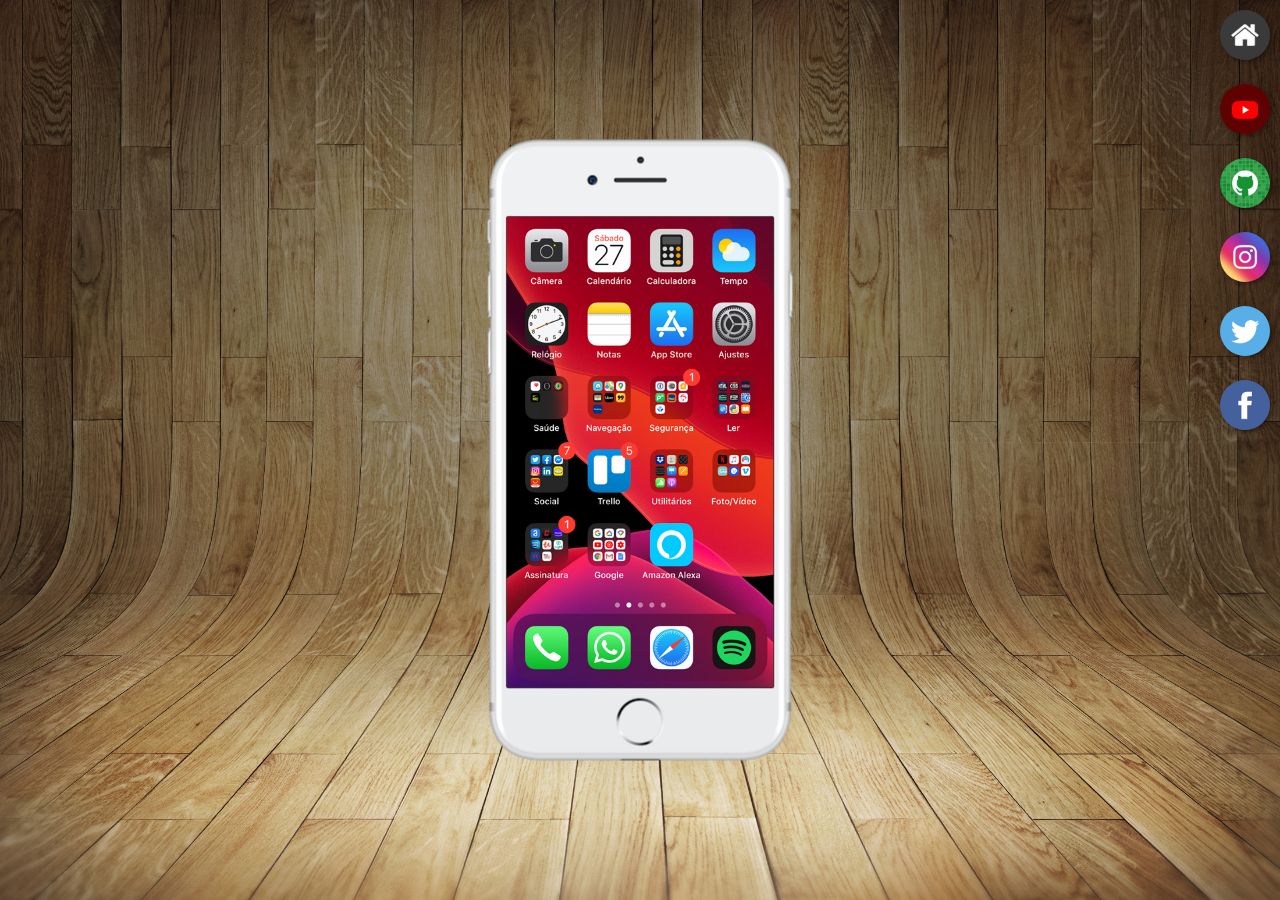
<file: index.html>
<!DOCTYPE html>
<html lang="pt-br">
<head>
  <meta charset="UTF-8">
  <meta http-equiv="X-UA-Compatible" content="IE=edge">
  <meta name="viewport" content="width=device-width, initial-scale=1.0">
  <link rel="shortcut icon" href="favicon.ico" type="image/x-icon">
  <link rel="stylesheet" href="estilos/style.css">
  <title>Projeto Redes Sociais</title>
</head>
<body>
  <main>
    <section id="telefone">
      <iframe src="home.html" name="tela" id="tela" frameborder="0">
      </iframe>
    </section>
    <section id="redes-sociais">
      <a href="home.html" target="tela"><img src="imagens/logo-home.jpg" alt="Home"></a><br>
      <a href="youtube.html" target="tela"><img src="imagens/logo-youtube.jpg" alt="Youtube"></a><br>
      <a href="github.html" target="tela"><img src="imagens/logo-github.jpg" alt="Github"></a><br>
      <a href="instagram.html" target="tela"><img src="imagens/logo-instagram.jpg" alt="Instagram"></a><br>
      <a href="twitter.html" target="tela"><img src="imagens/logo-twitter.jpg" alt="Twitter"></a><br>
      <a href="facebook.html" target="tela"><img src="imagens/logo-facebook.jpg" alt="Facebook"></a>
    </section>
  </main>
</body>
</html>
</file>
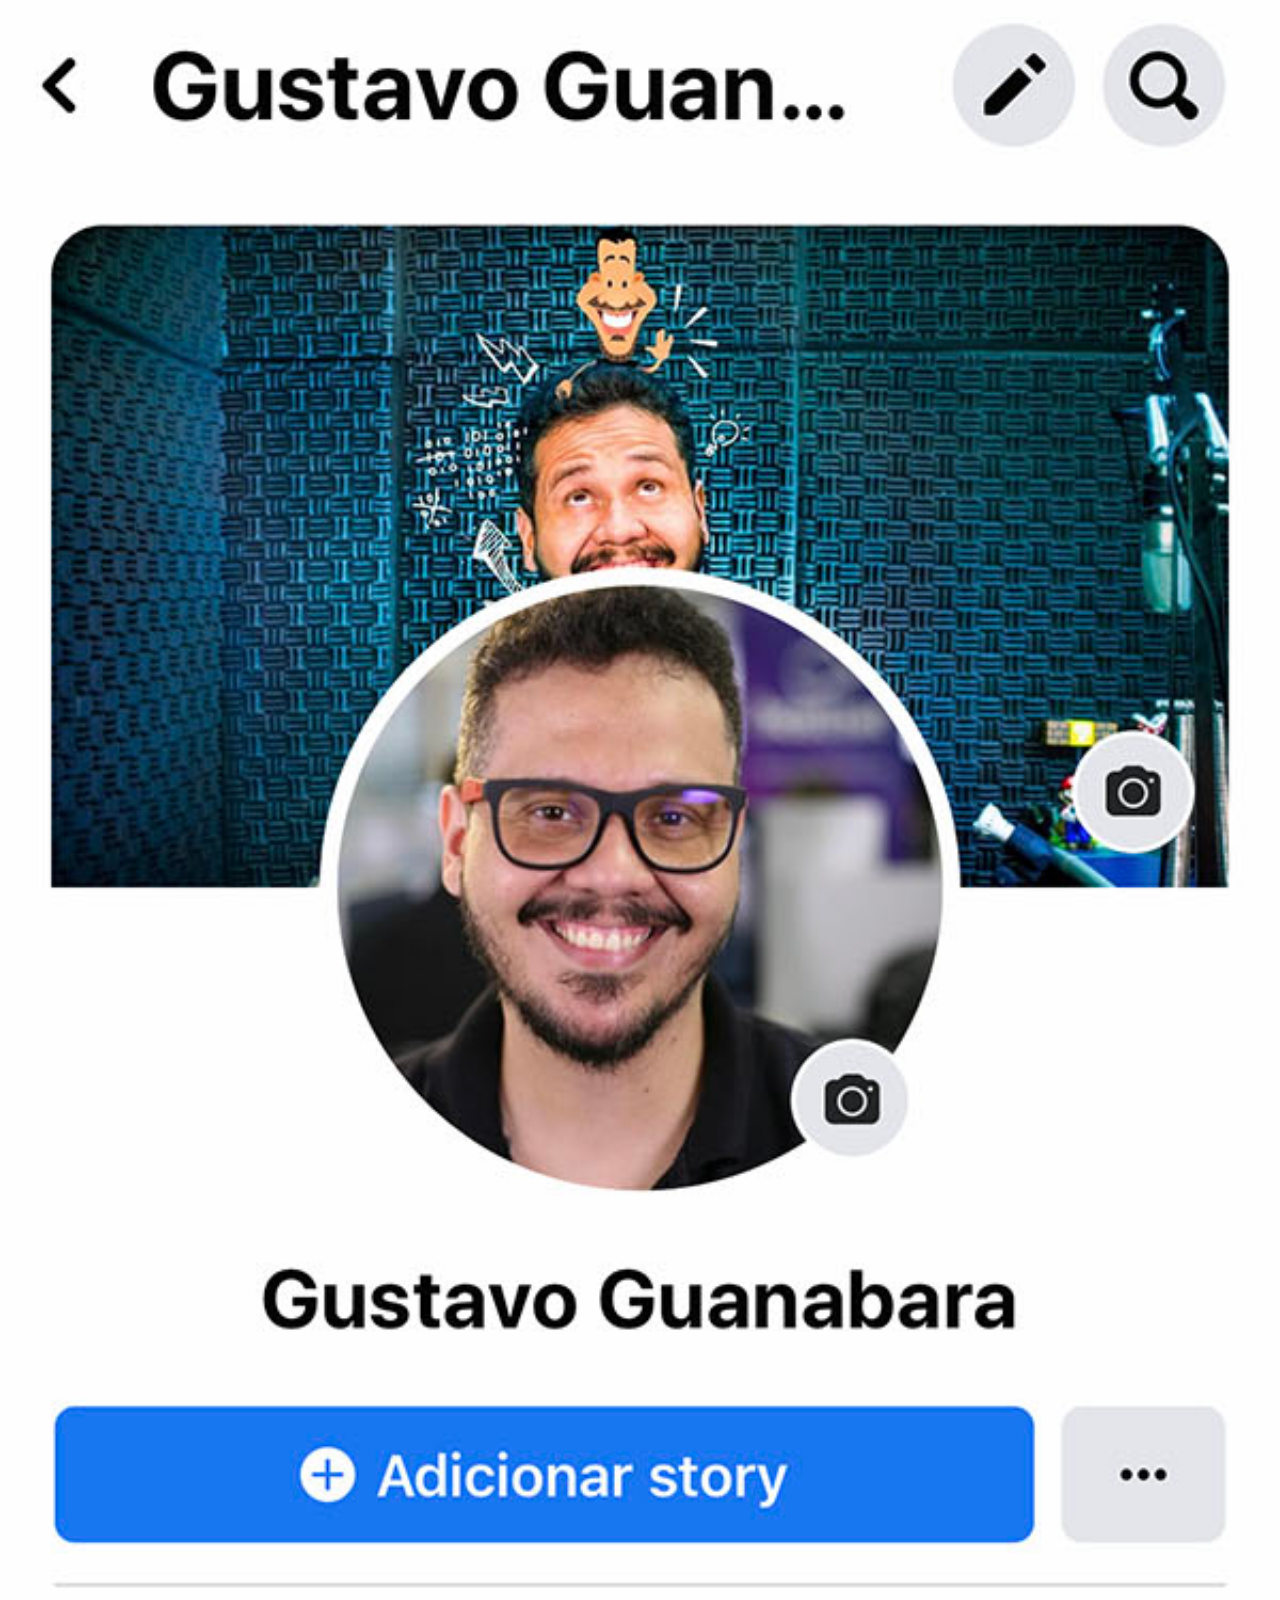
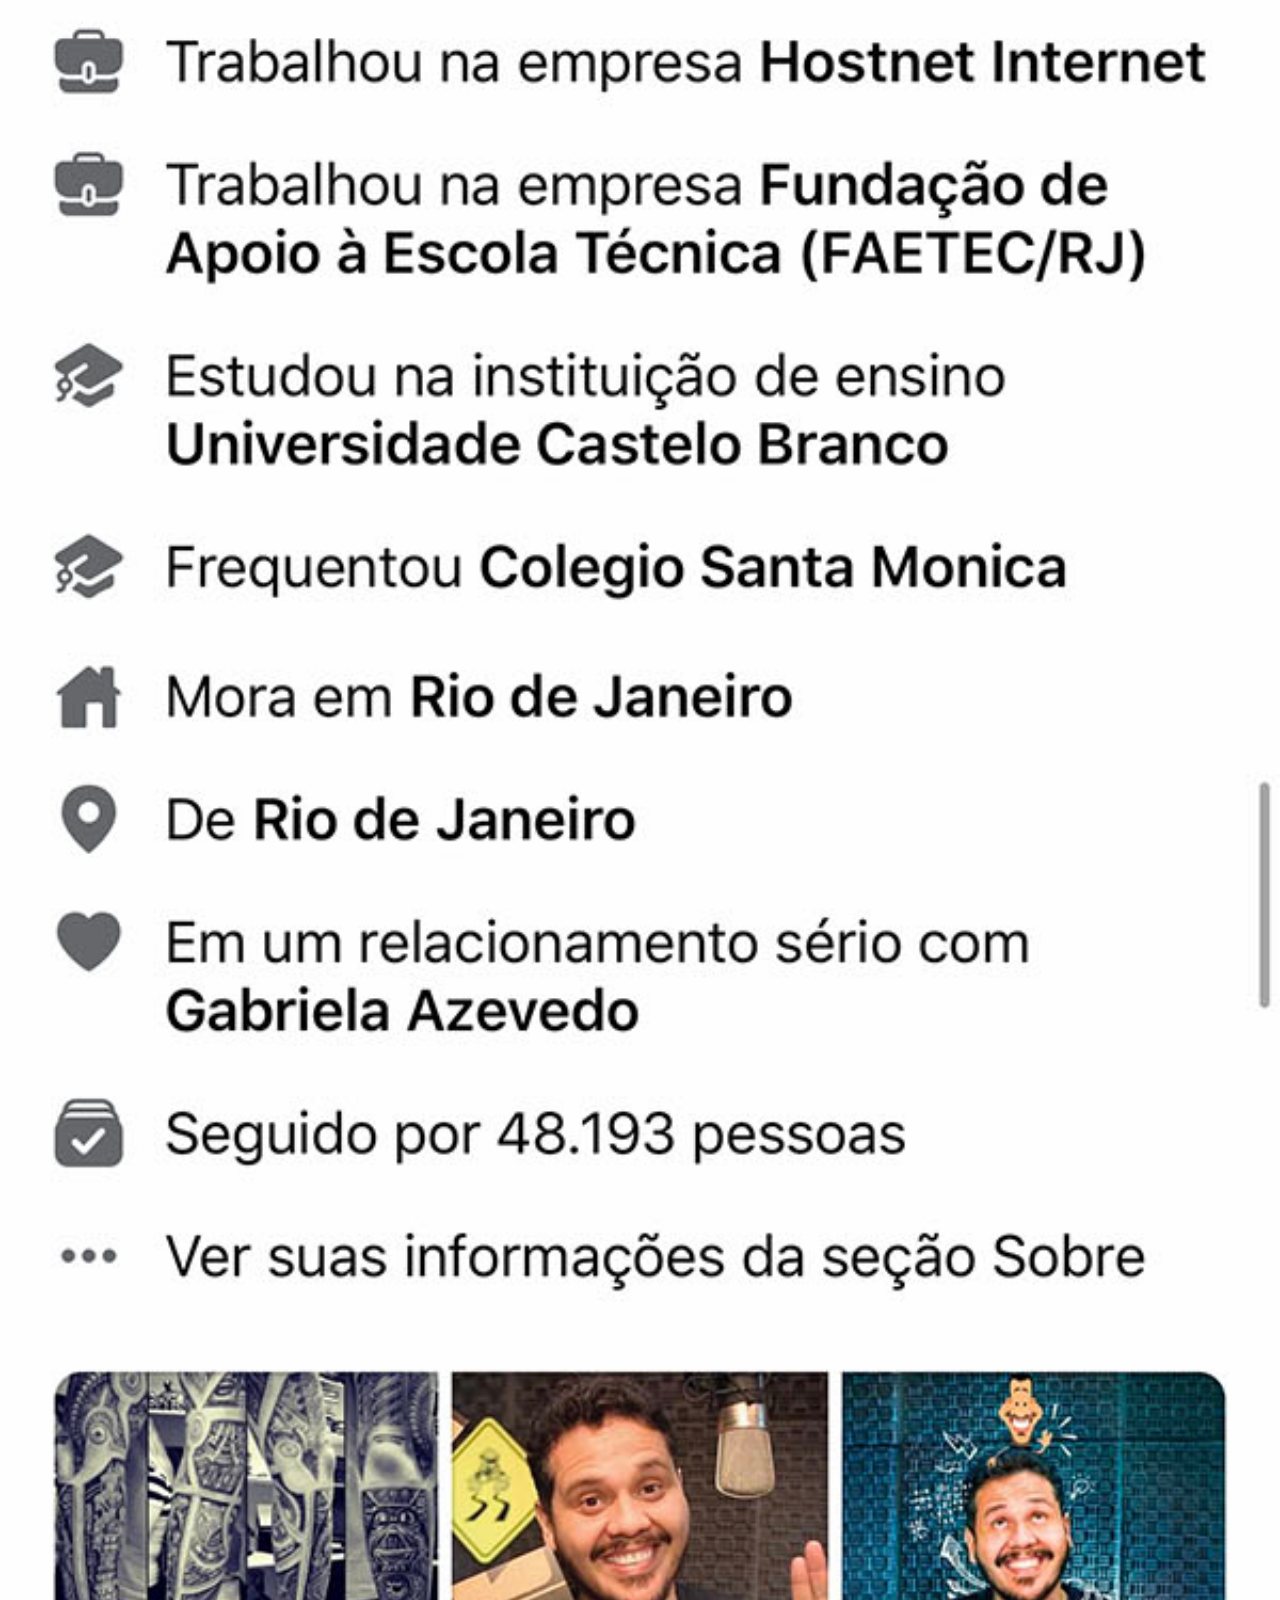
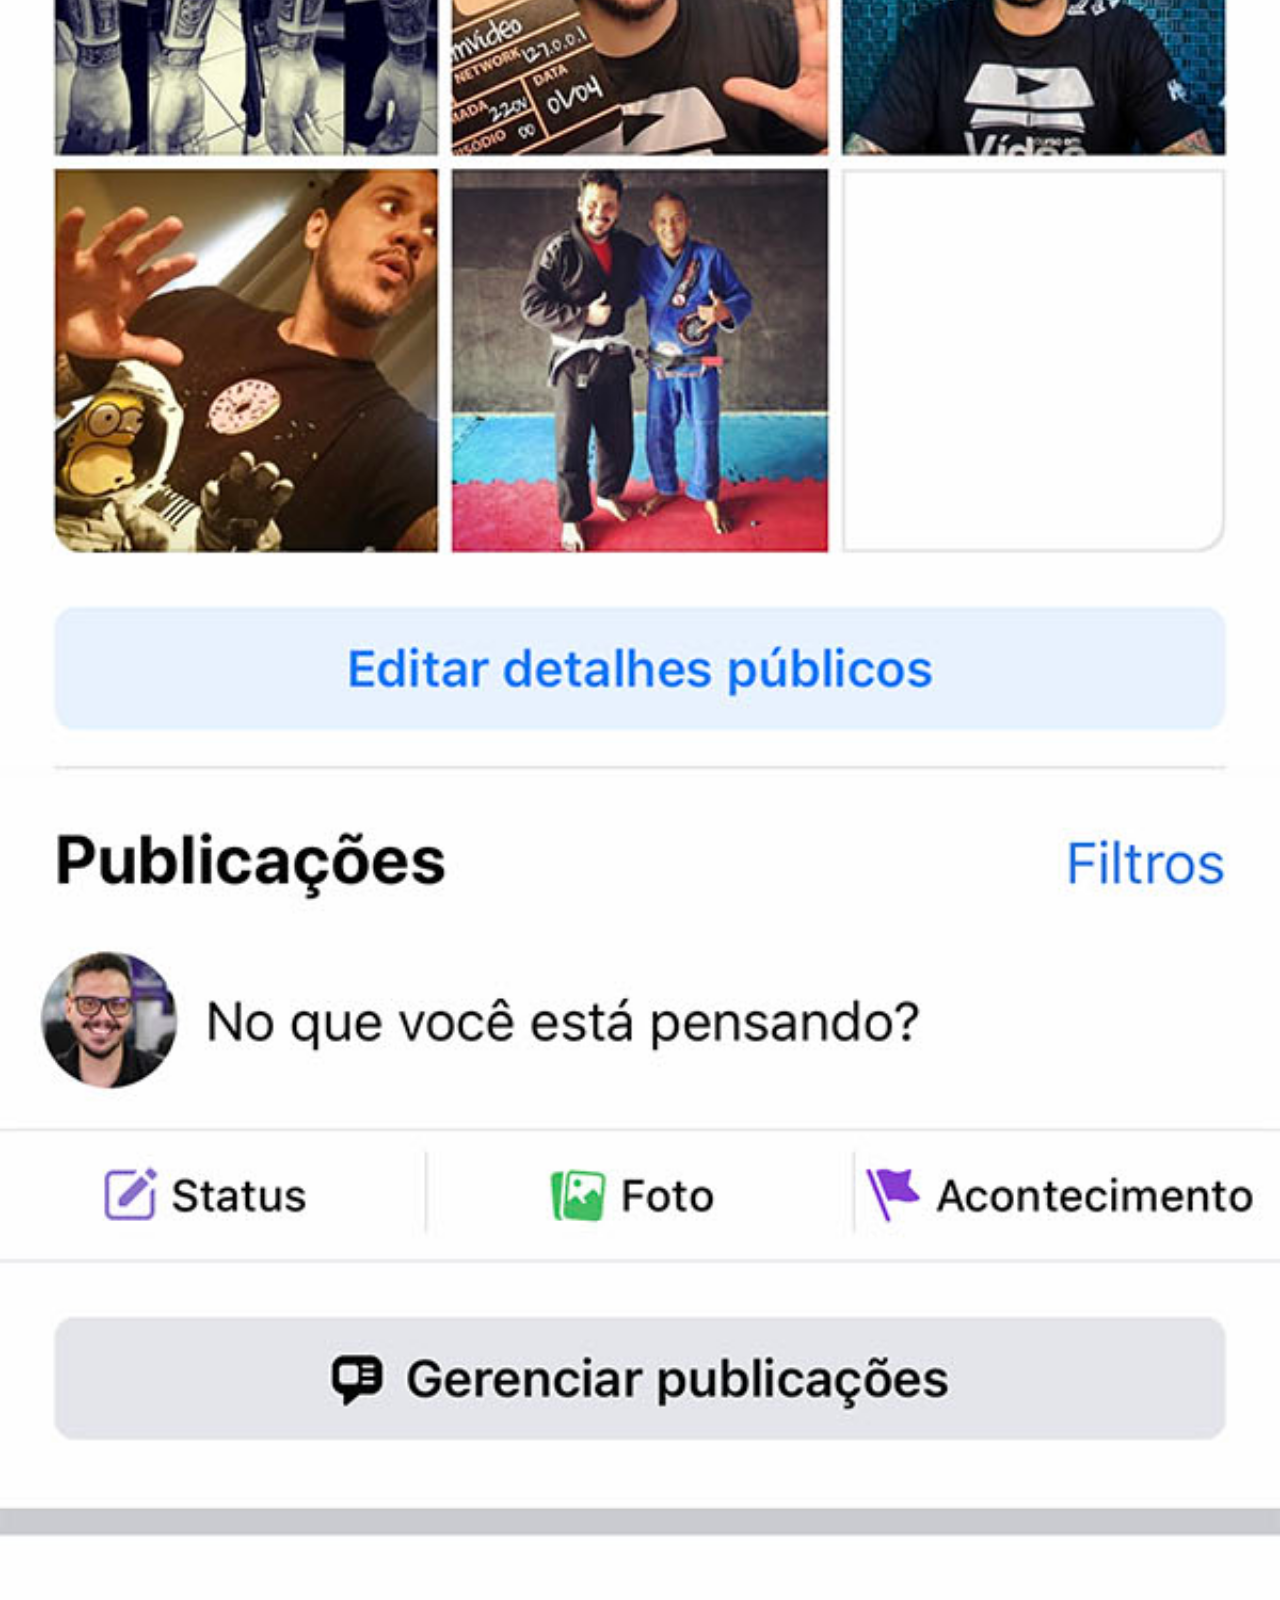
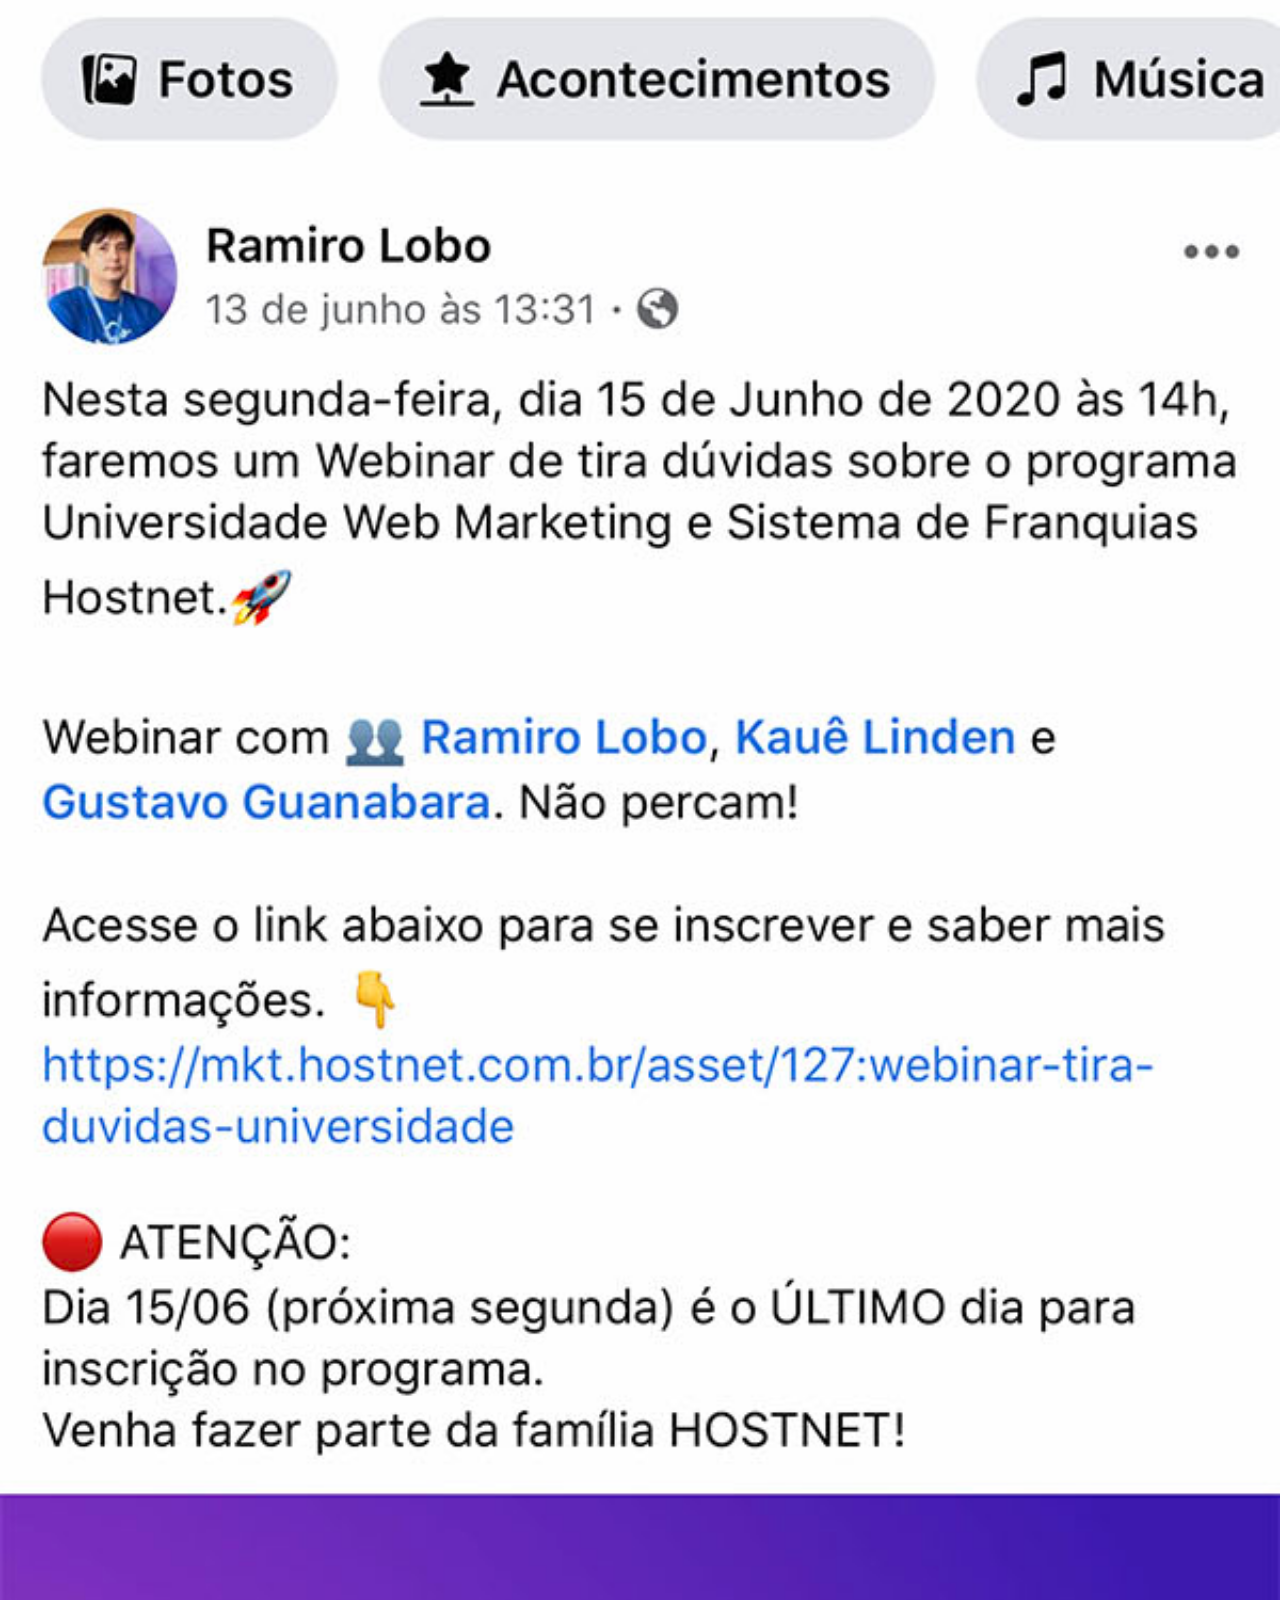
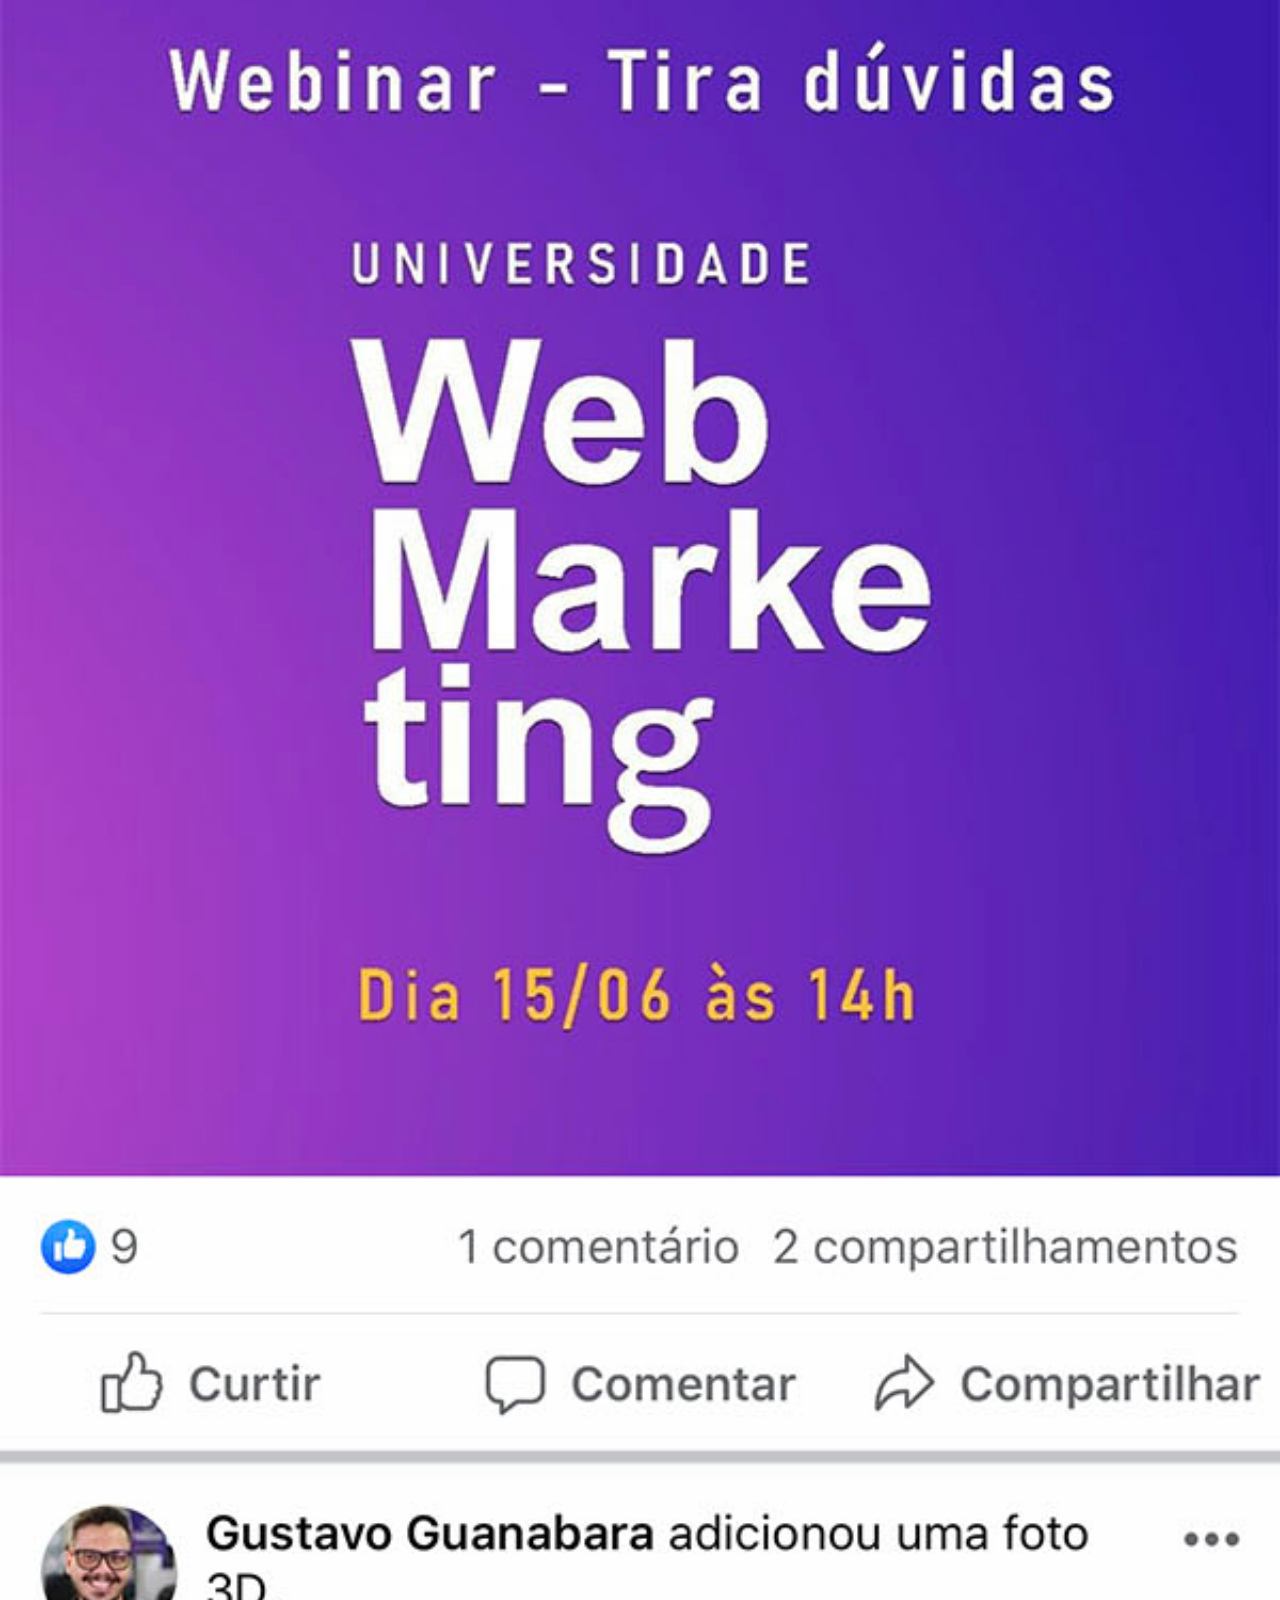
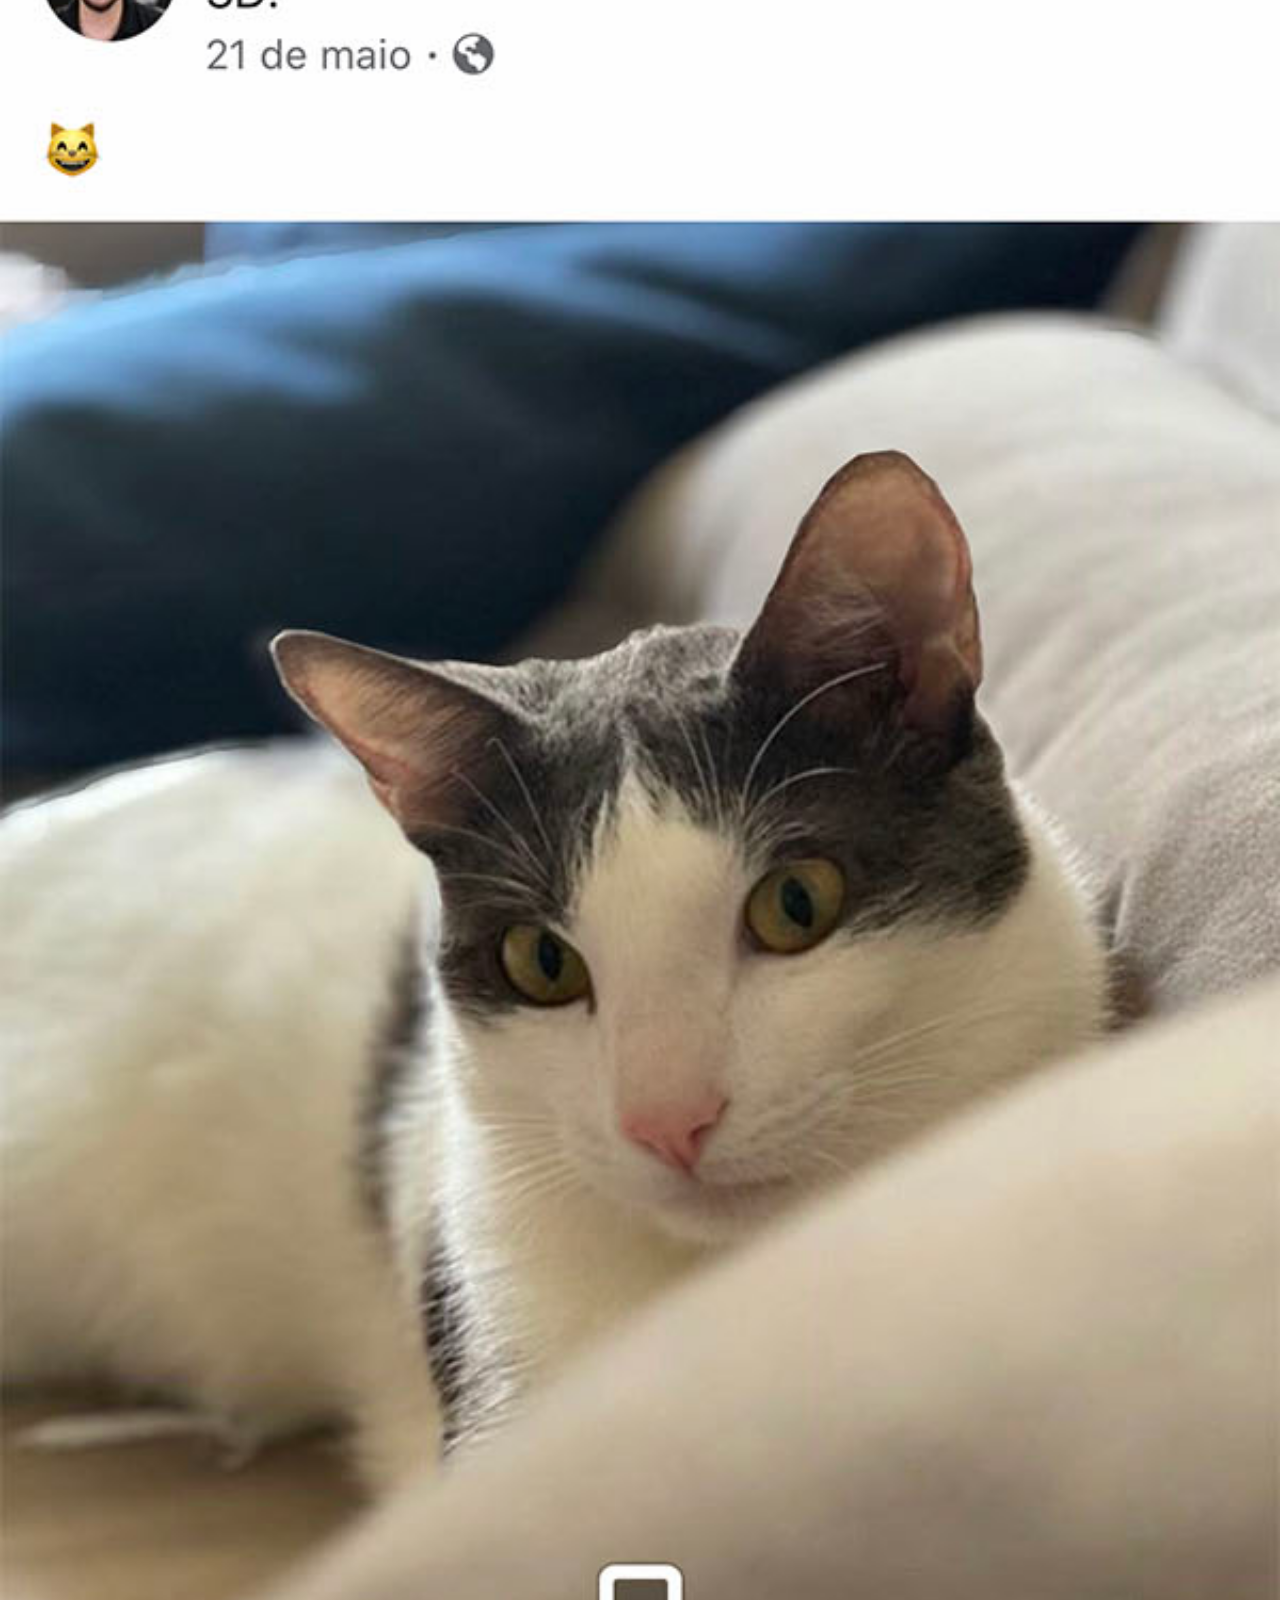
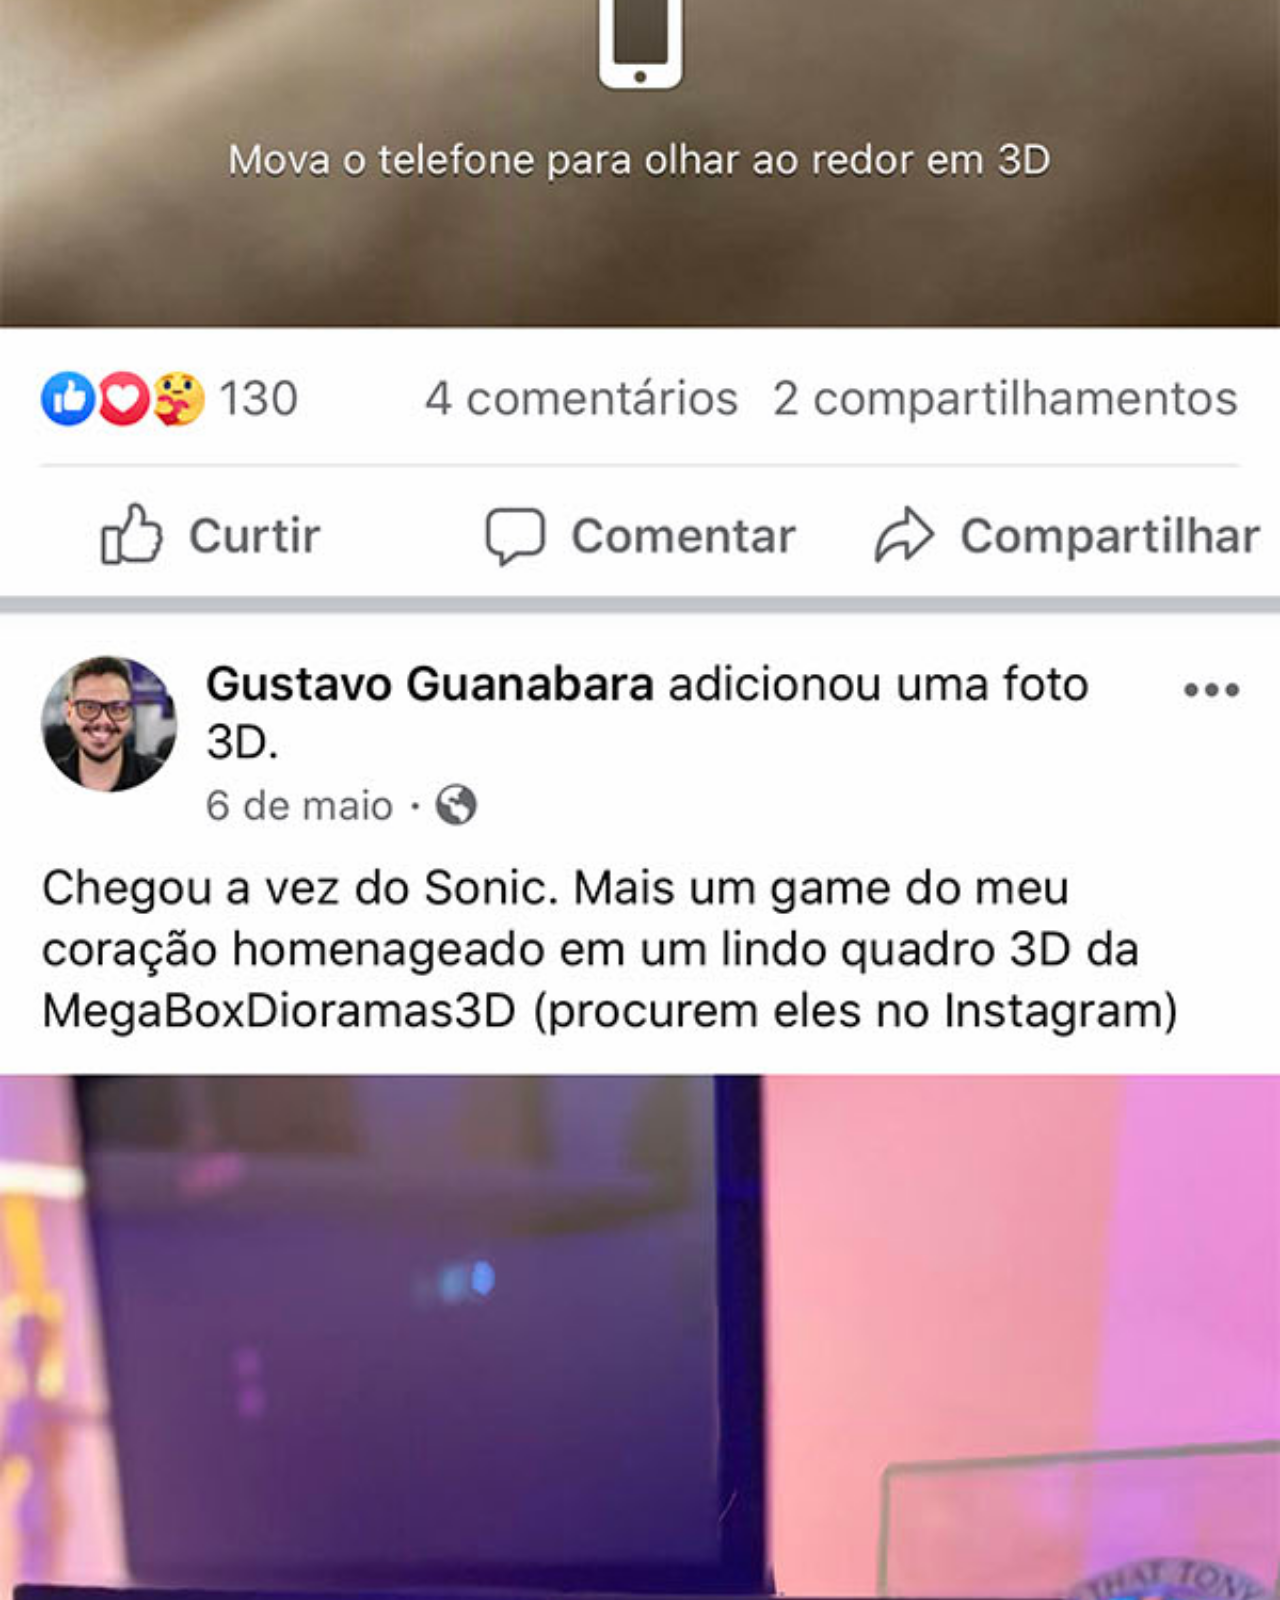
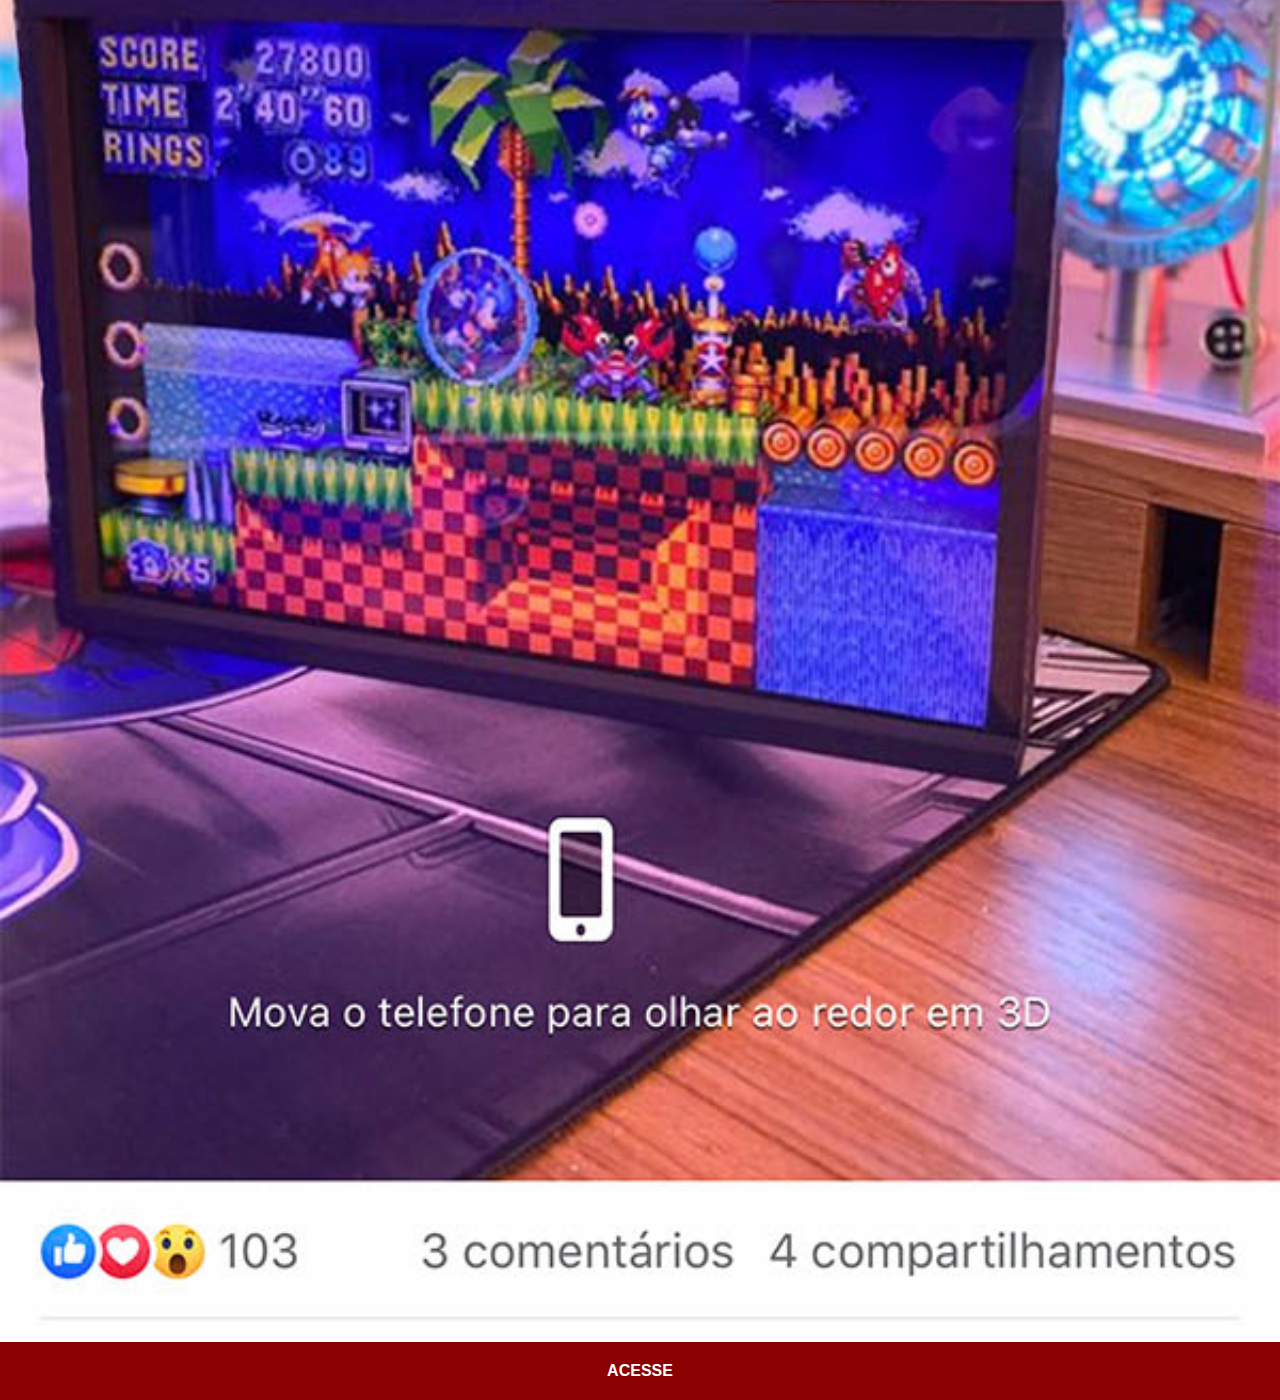
<file: facebook.html>
<!DOCTYPE html>
<html lang="pt-br">
<head>
  <meta charset="UTF-8">
  <meta http-equiv="X-UA-Compatible" content="IE=edge">
  <meta name="viewport" content="width=device-width, initial-scale=1.0">
  <title>Facebook</title>
  <link rel="stylesheet" href="estilos/social.css">
</head>
<body>
  <img src="imagens/tela-facebook.jpg" alt="Facebook">
  <a href="https://www.facebook.com/gustavoguanabara">ACESSE</a>
</body>
</html>
</file>
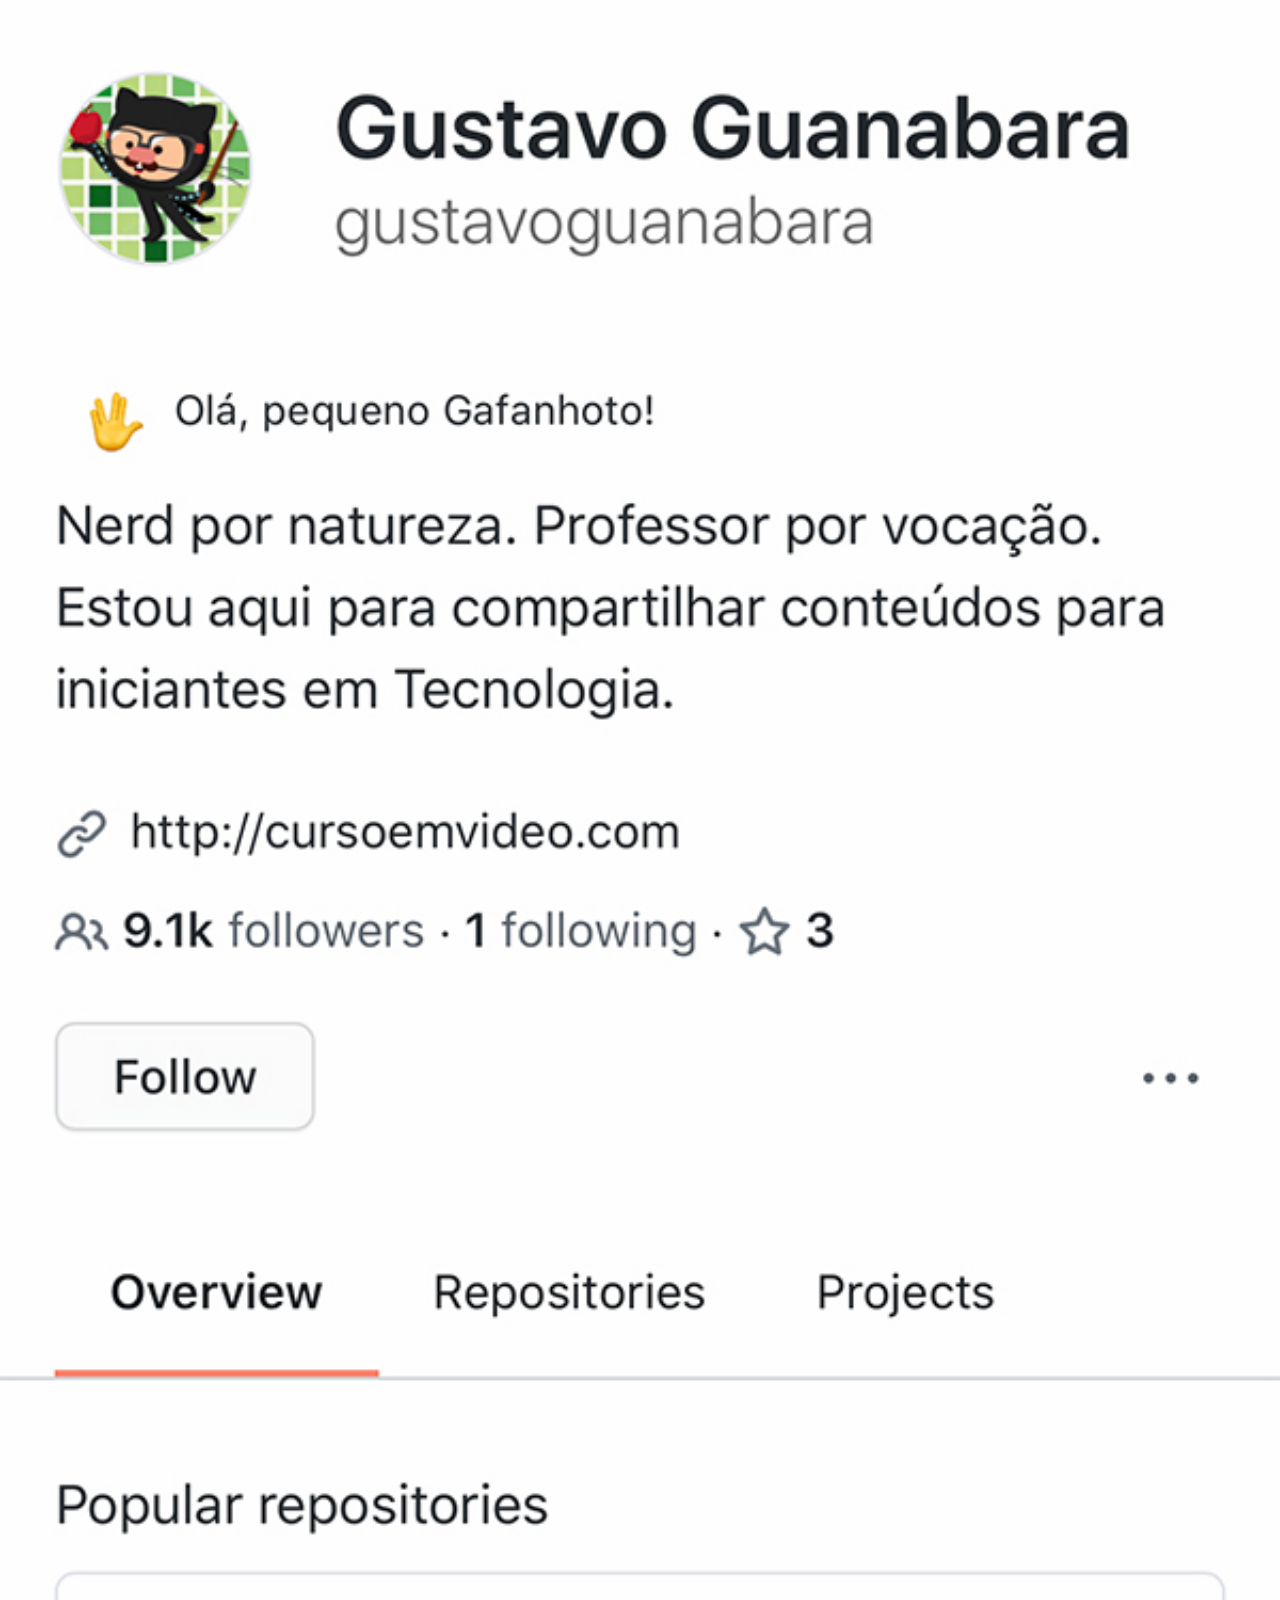
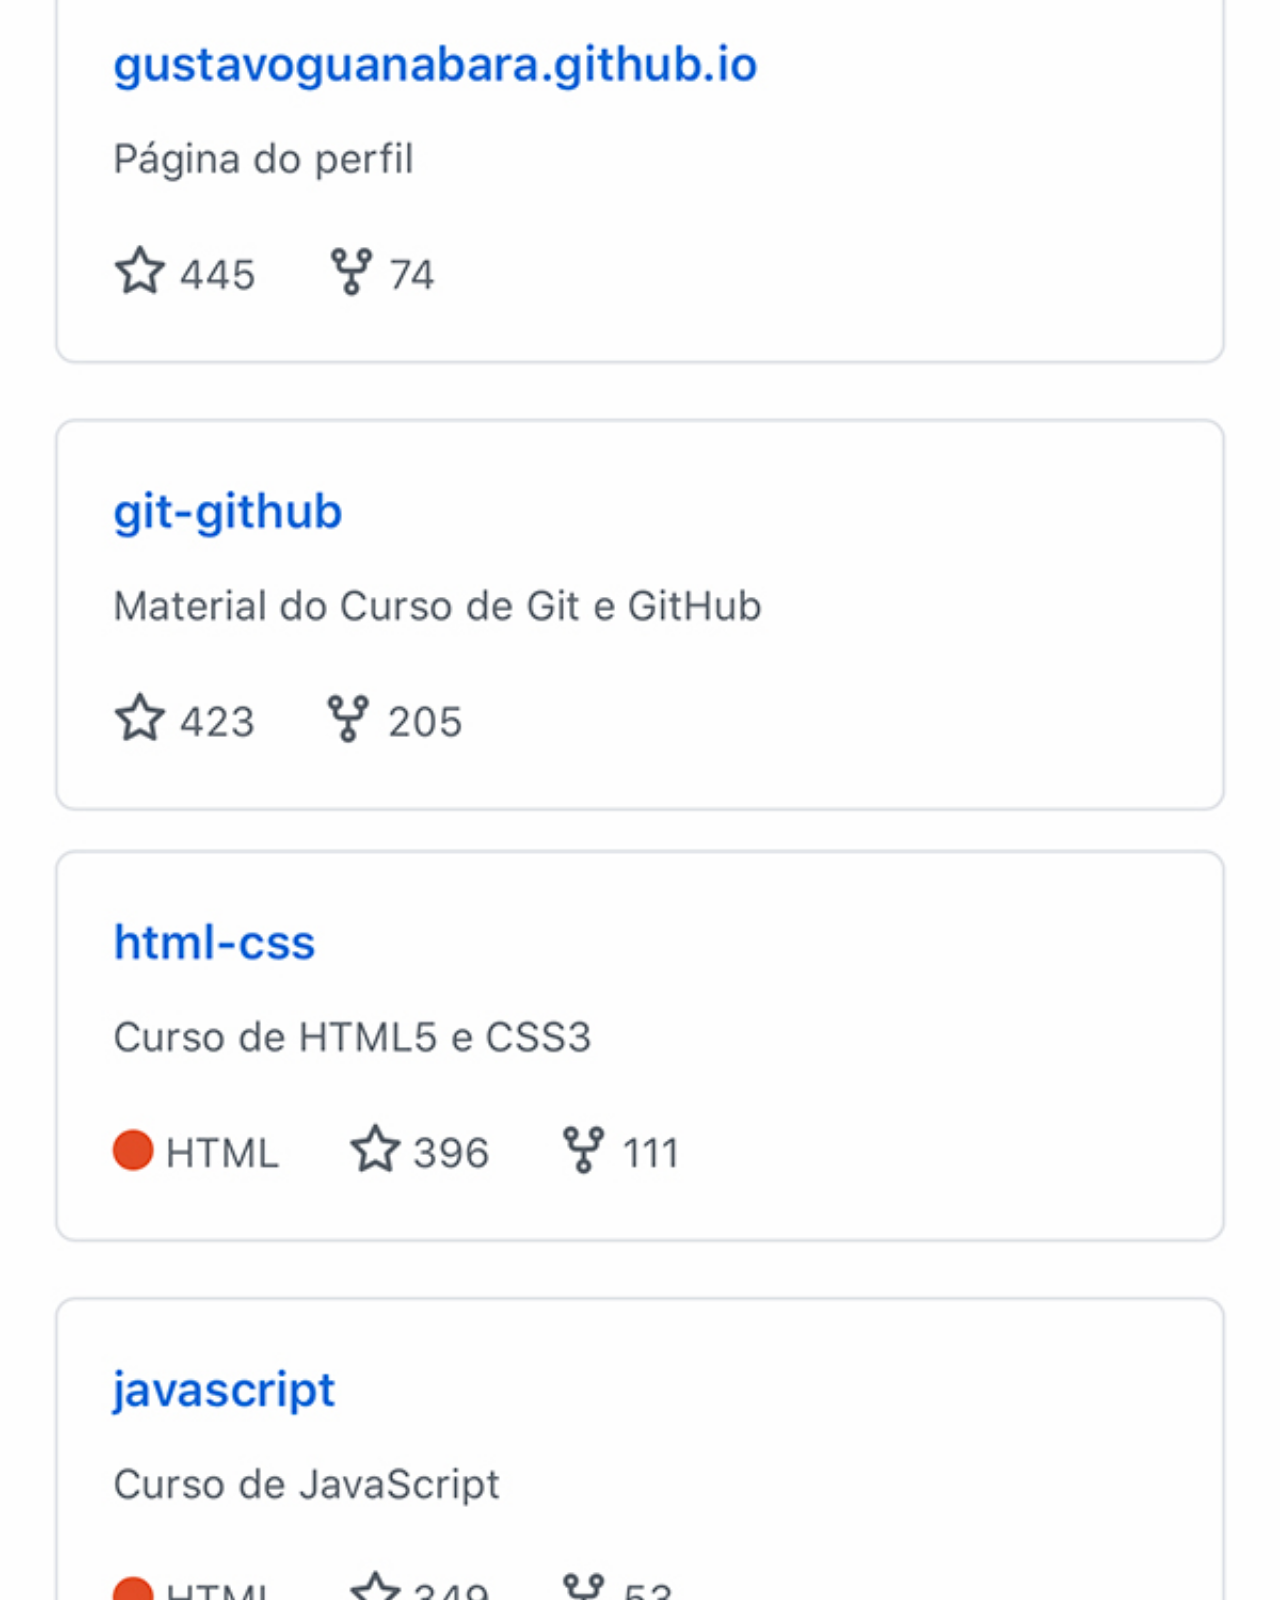
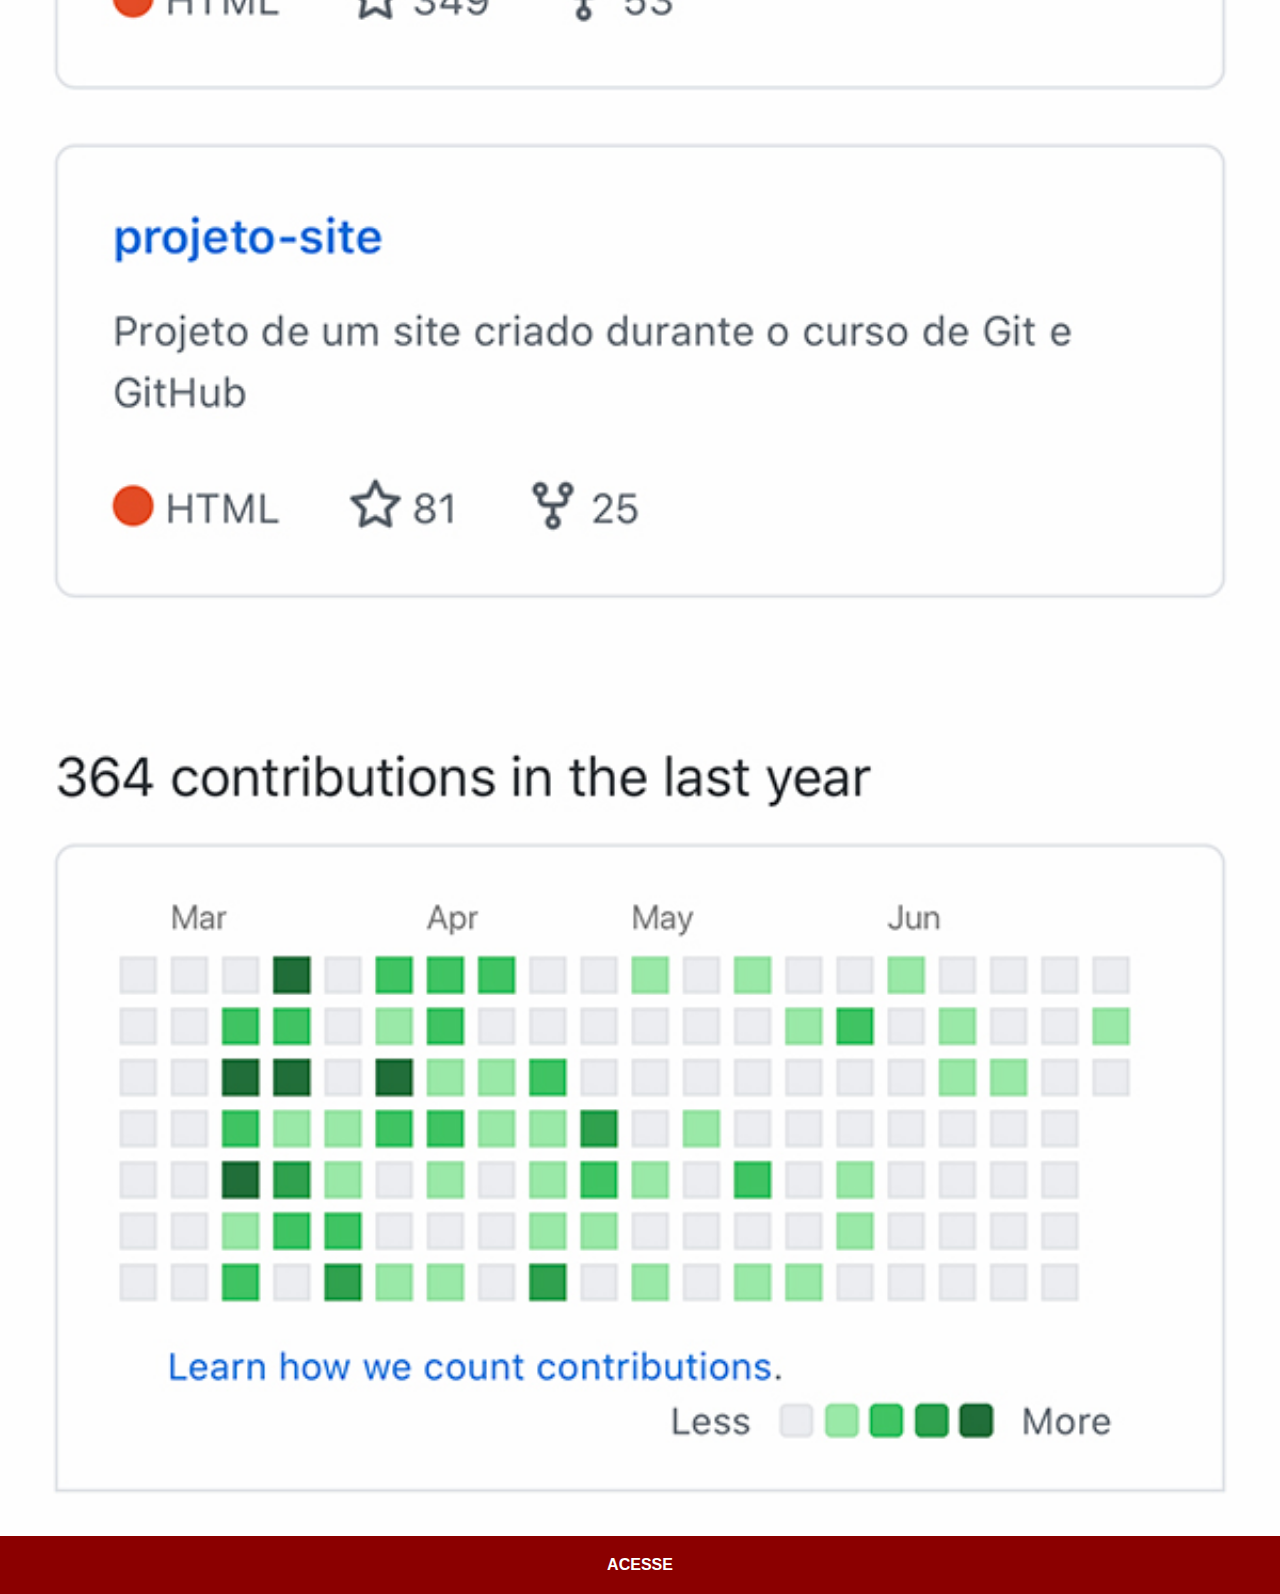
<file: github.html>
<!DOCTYPE html>
<html lang="pt-br">
<head>
  <meta charset="UTF-8">
  <meta http-equiv="X-UA-Compatible" content="IE=edge">
  <meta name="viewport" content="width=device-width, initial-scale=1.0">
  <title>GitHub</title>
  <link rel="stylesheet" href="estilos/social.css">
</head>
<body>
  <img src="imagens/tela-github.jpg" alt="GitHub">
  <a href="https://github.com/layanneleal" target="_blank">ACESSE</a>
</body>
</html>
</file>
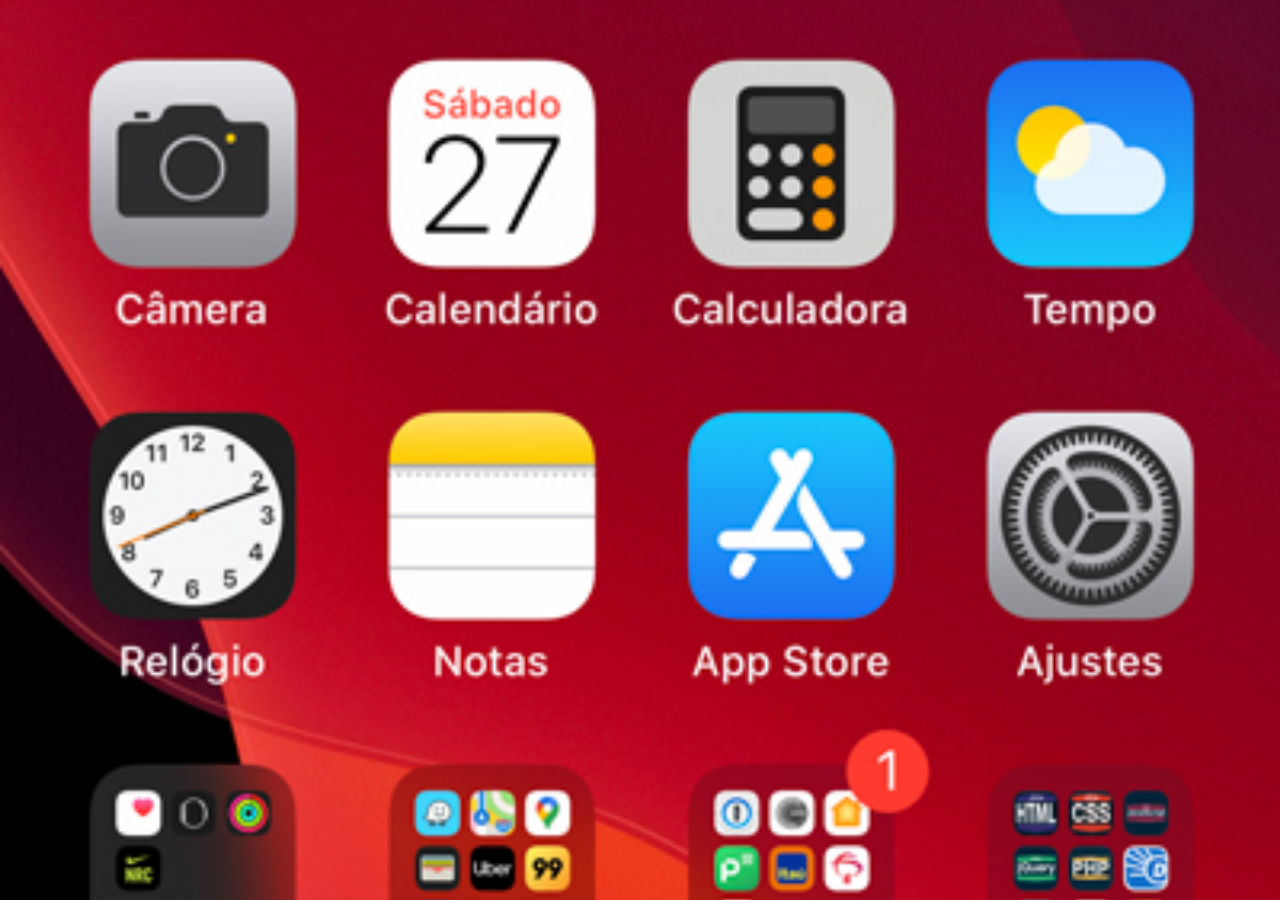
<file: home.html>
<!DOCTYPE html>
<html lang="pt-br">
<head>
  <meta charset="UTF-8">
  <meta http-equiv="X-UA-Compatible" content="IE=edge">
  <meta name="viewport" content="width=device-width, initial-scale=1.0">
  <title>Home</title>
  <style>
    * {
      margin: 0px;
      padding: 0px;
    }
    body {
      width: 100vw;
      height: 100vh;
      background: black url('imagens/tela-home.jpg') no-repeat top center;
      background-size: cover;
    }


  </style>
</head>
<body>
  
</body>
</html>
</file>
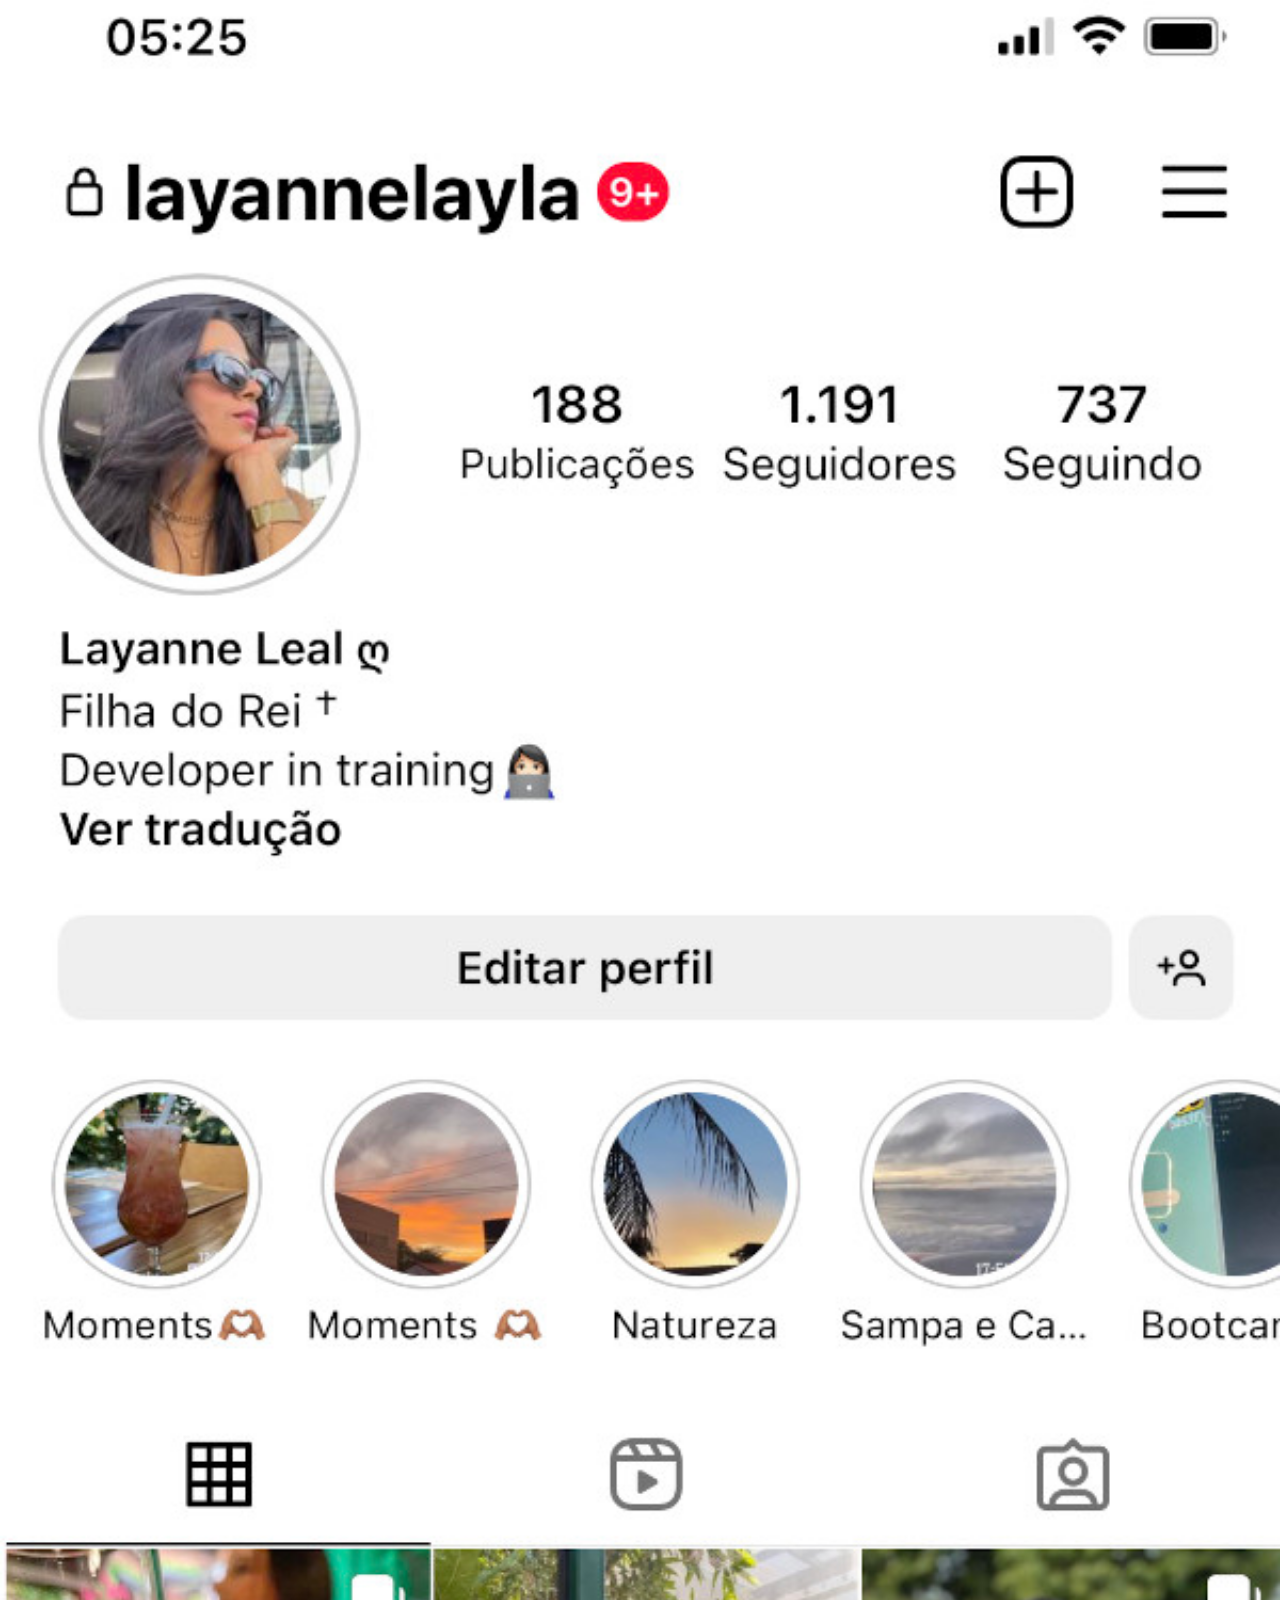
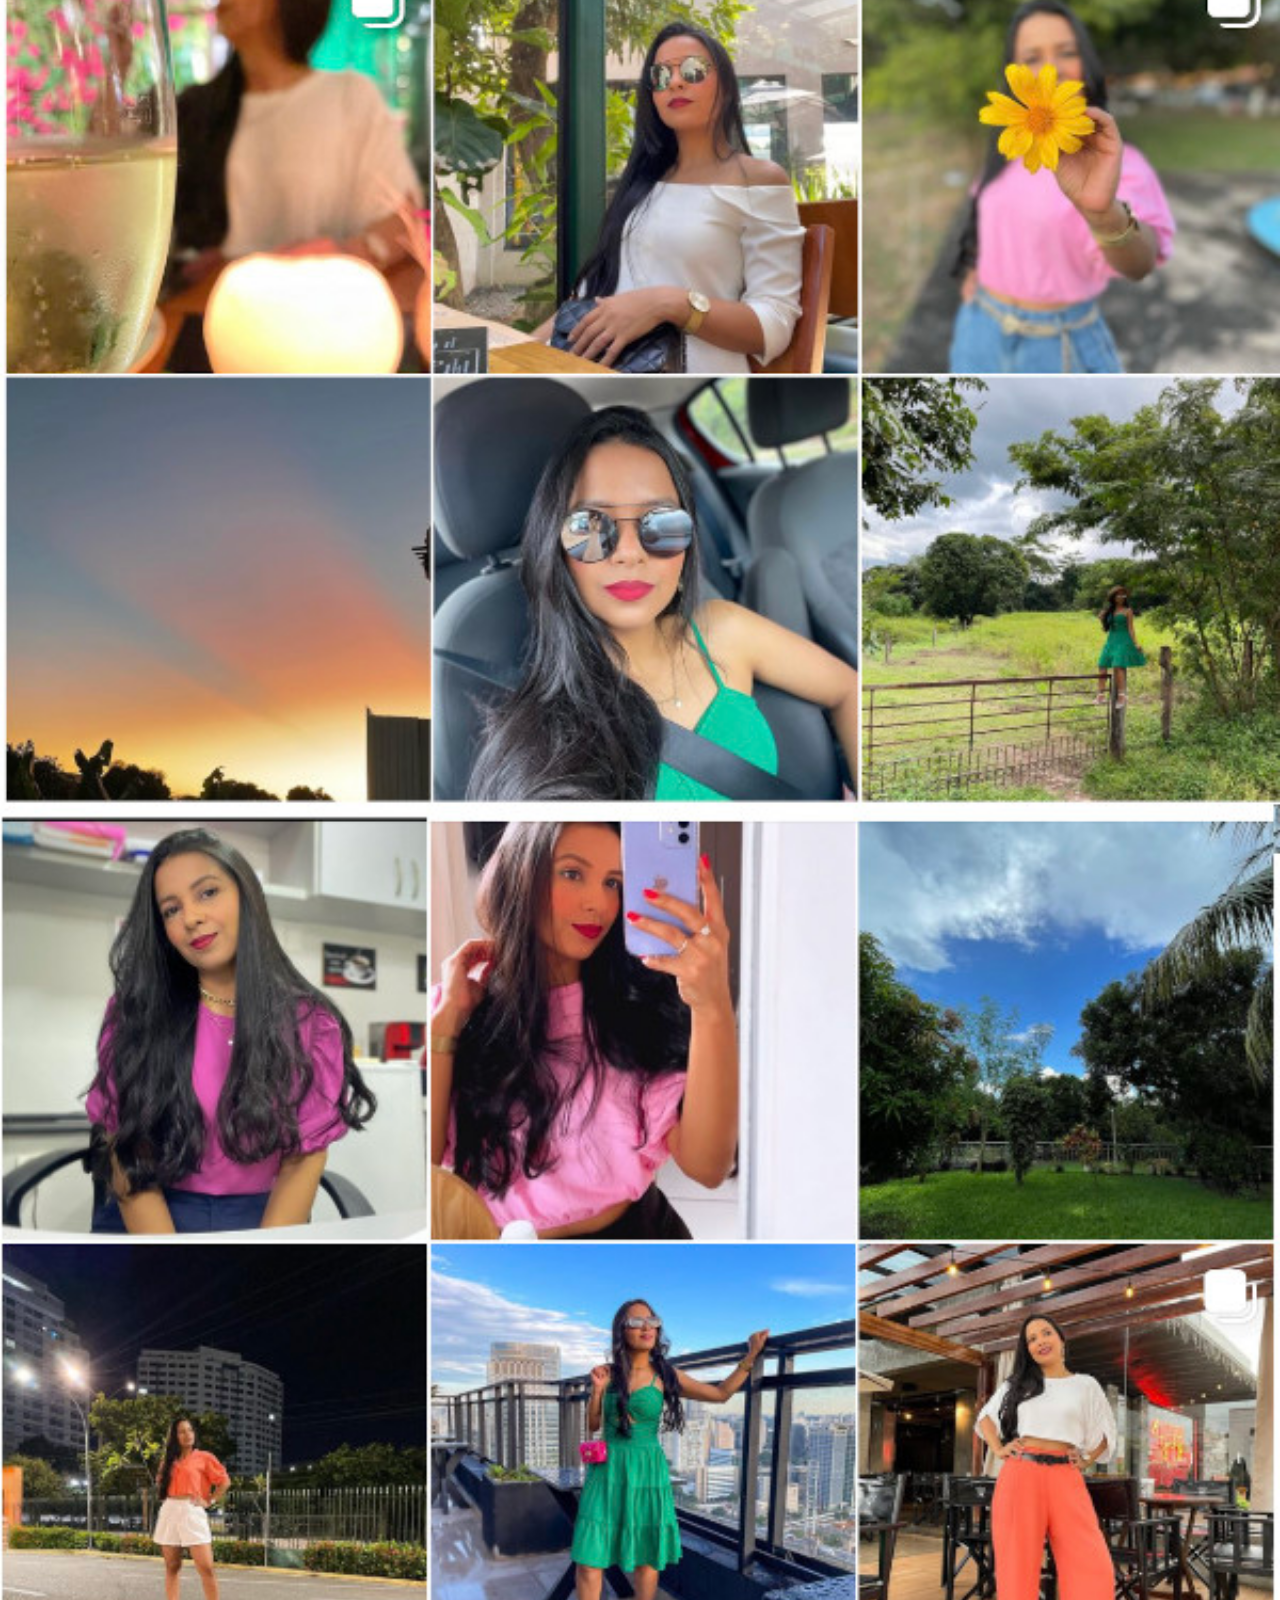
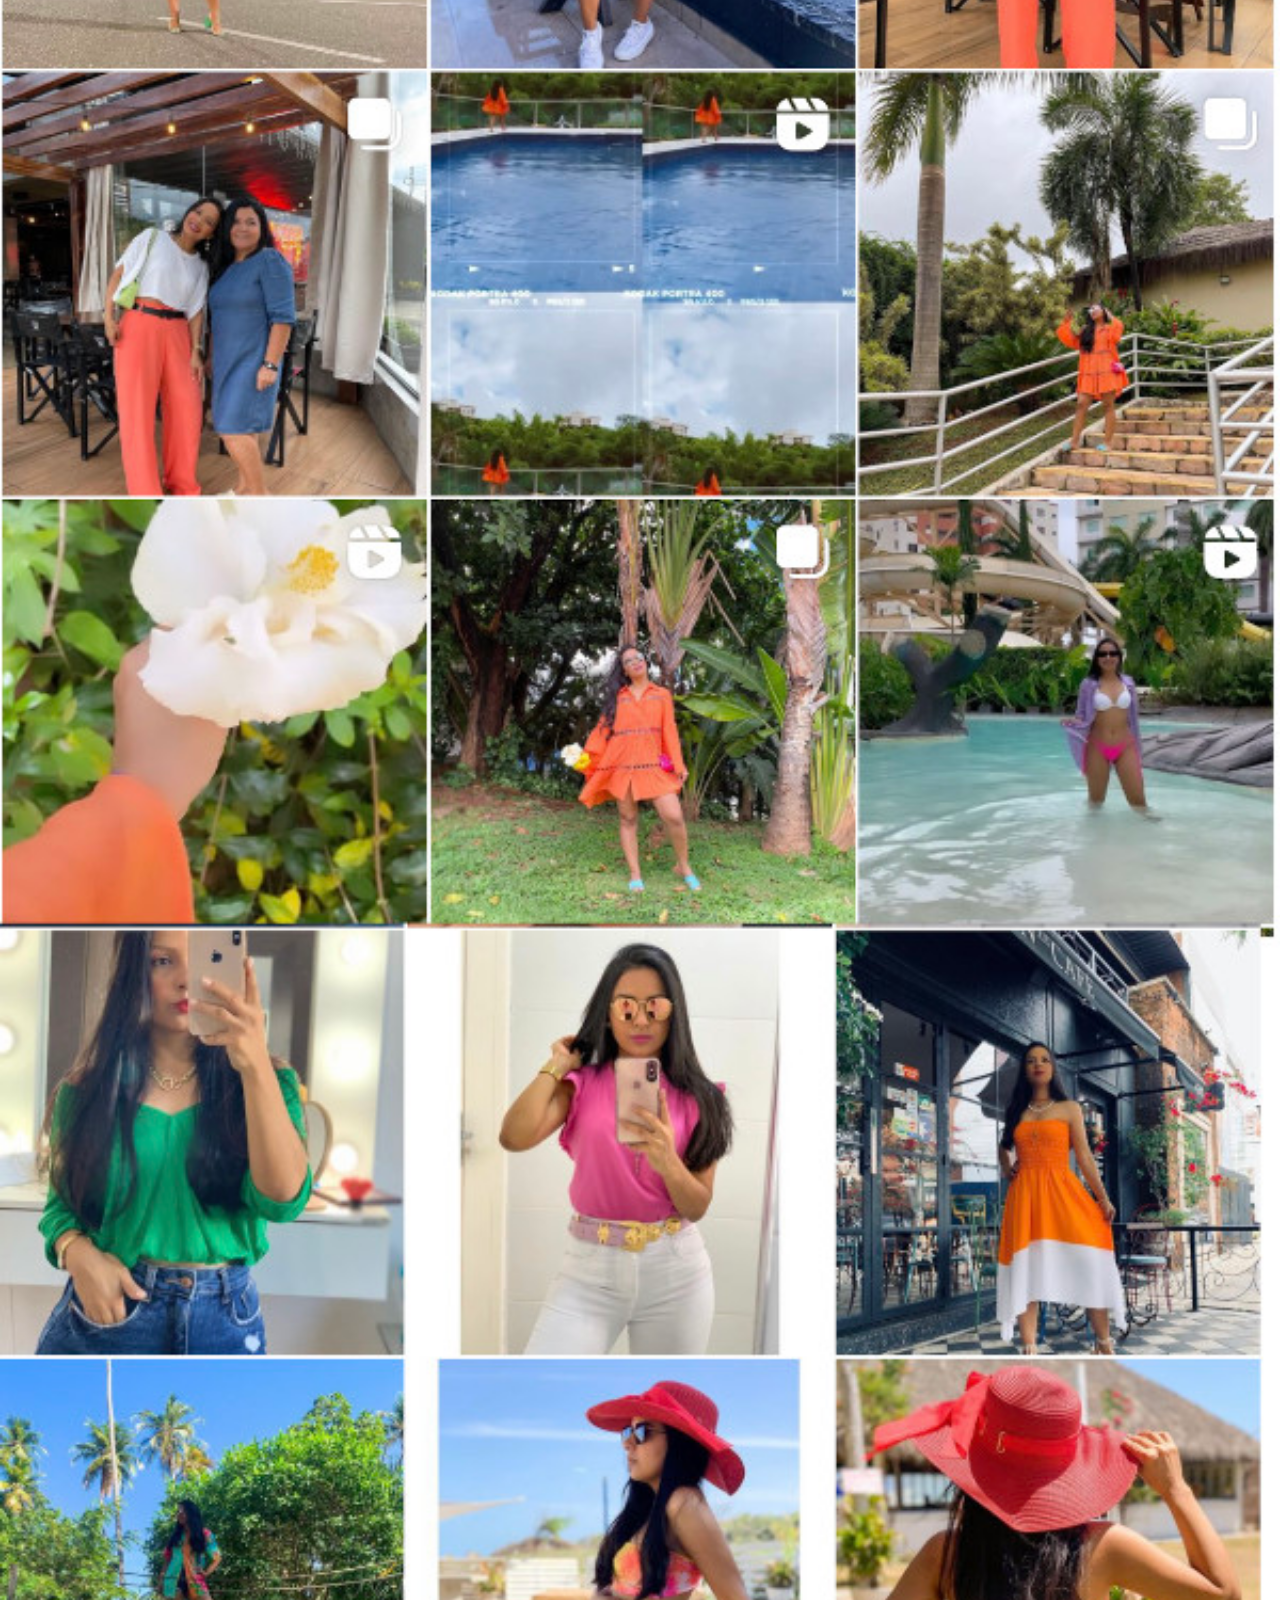
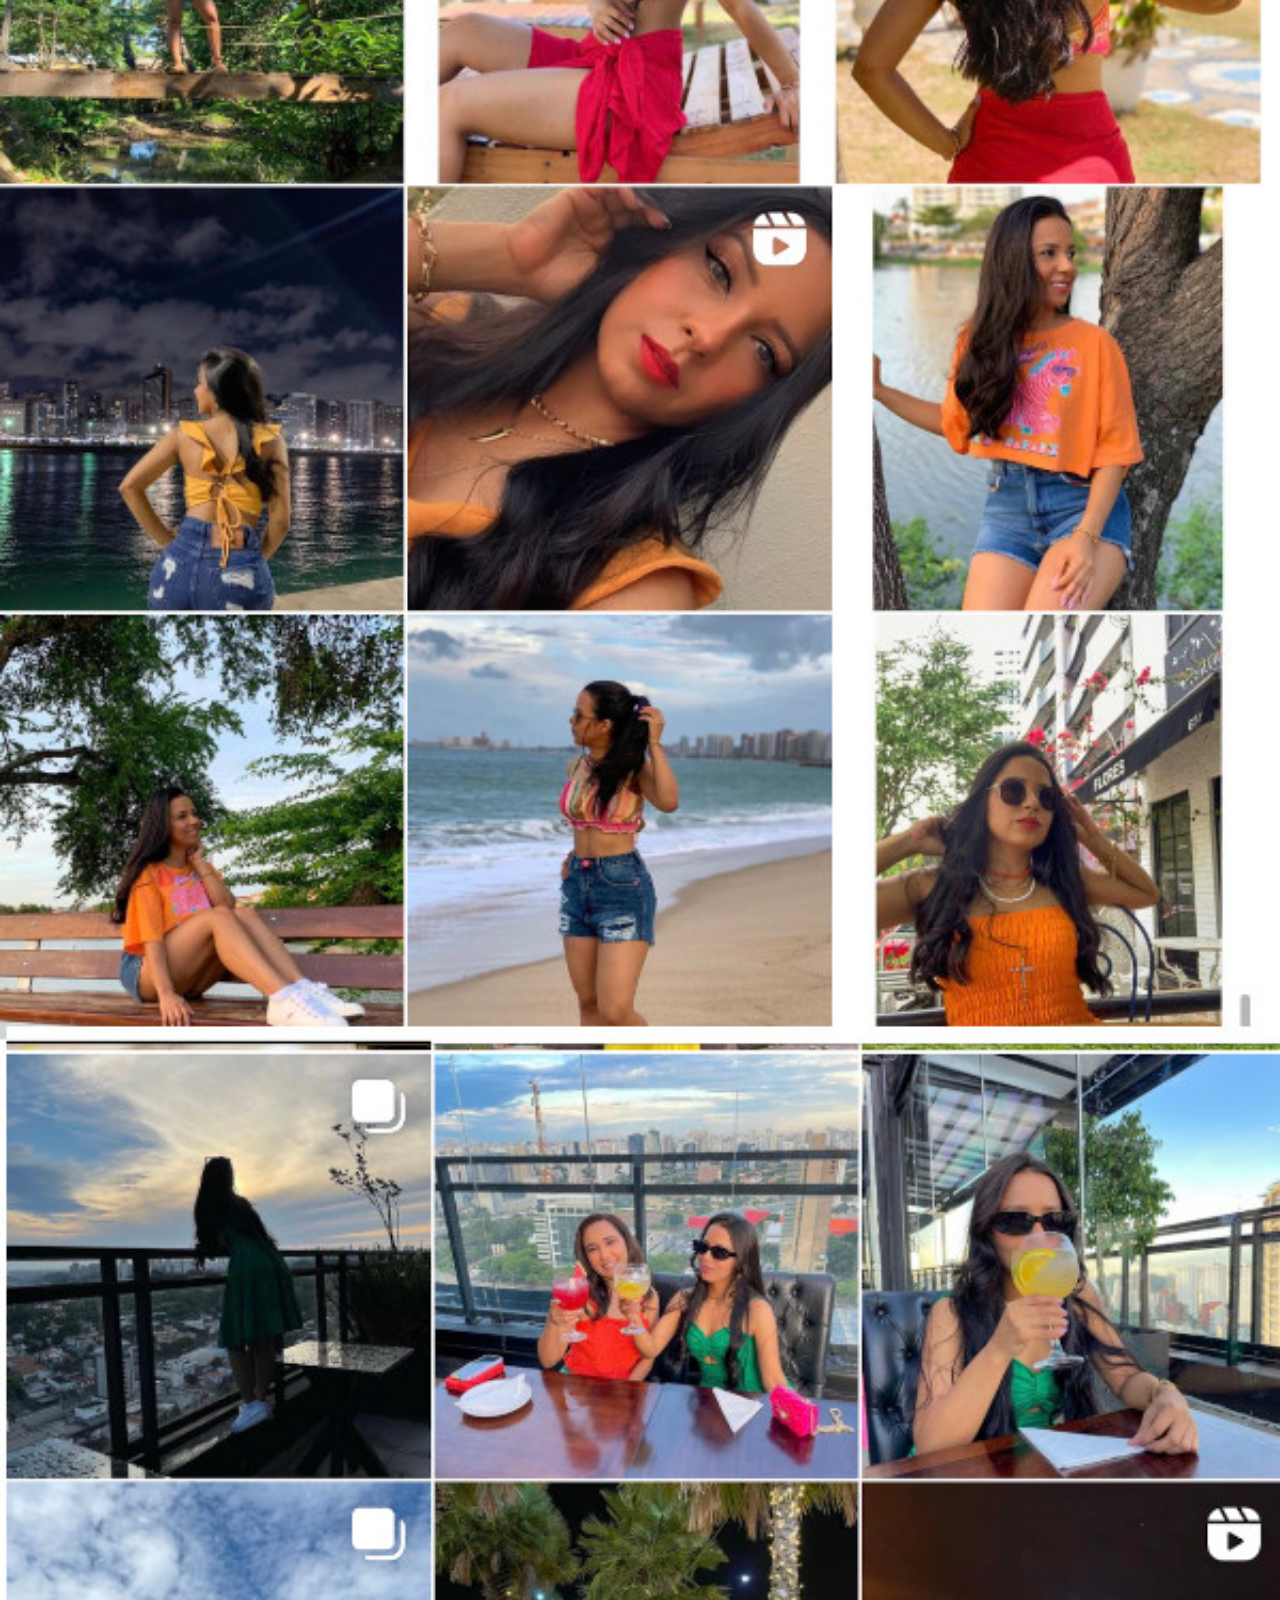
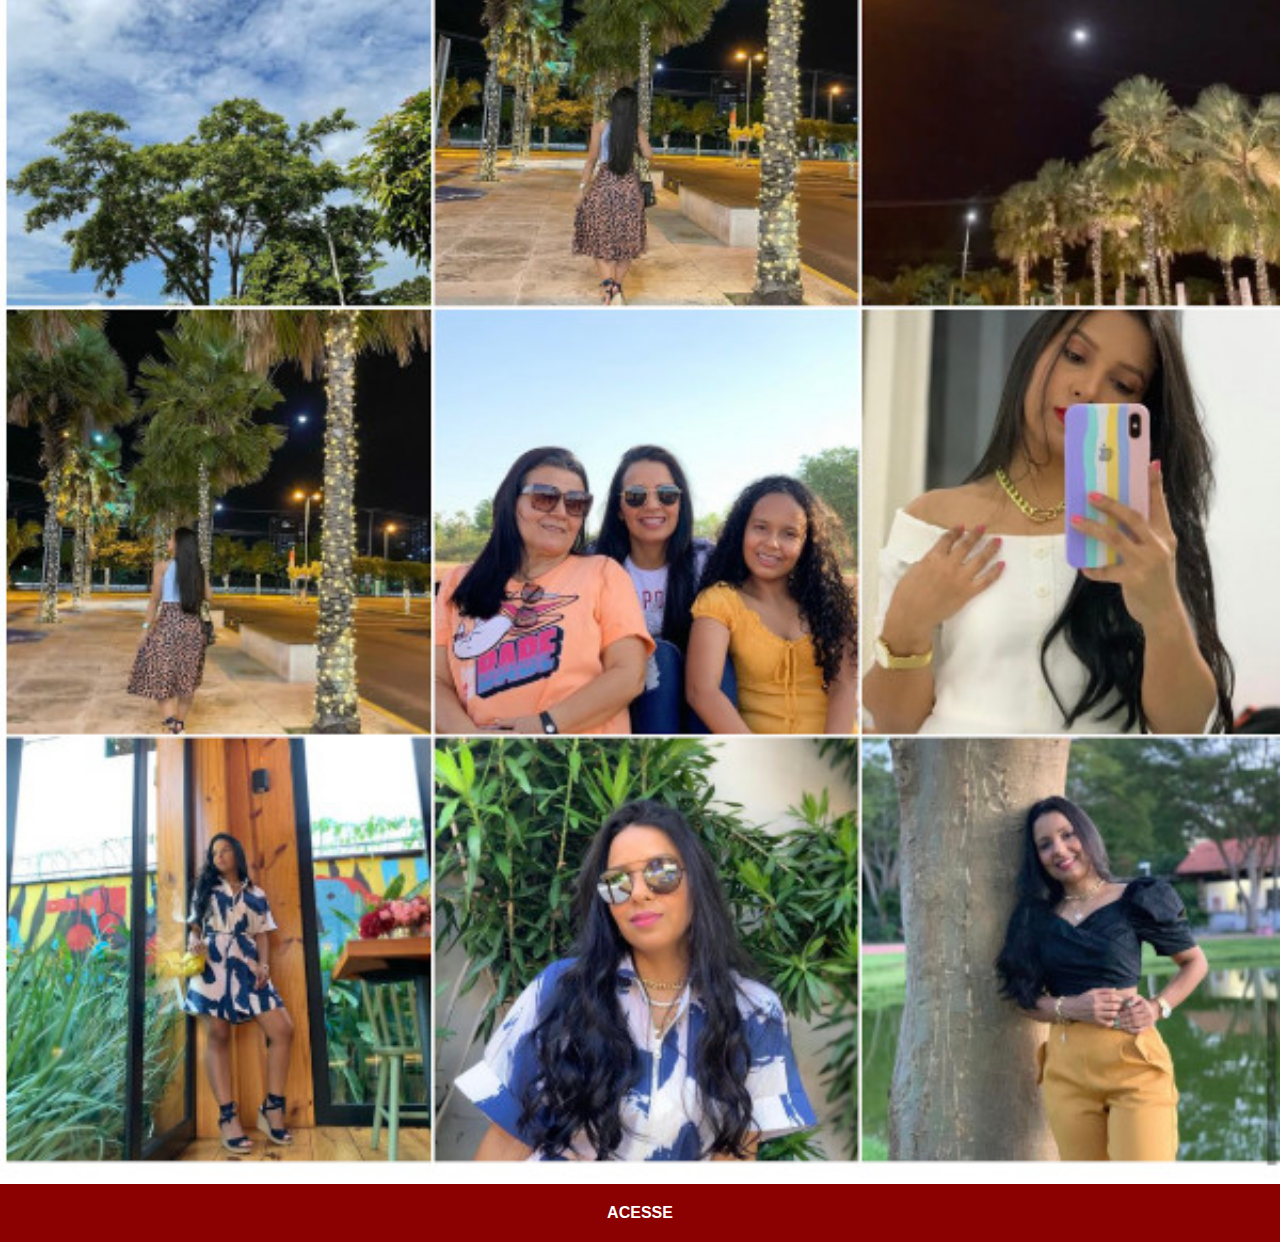
<file: instagram.html>
<!DOCTYPE html>
<html lang="pt-br">
<head>
  <meta charset="UTF-8">
  <meta http-equiv="X-UA-Compatible" content="IE=edge">
  <meta name="viewport" content="width=device-width, initial-scale=1.0">
  <title>instagram</title>
  <link rel="stylesheet" href="estilos/social.css">
</head>
<body>
  <img src="imagens/insta-lay.jpg" alt="Instagram">
  <a href="https://www.instagram.com/layannelayla" target="_blank">ACESSE</a>
</body>
</html>
</file>
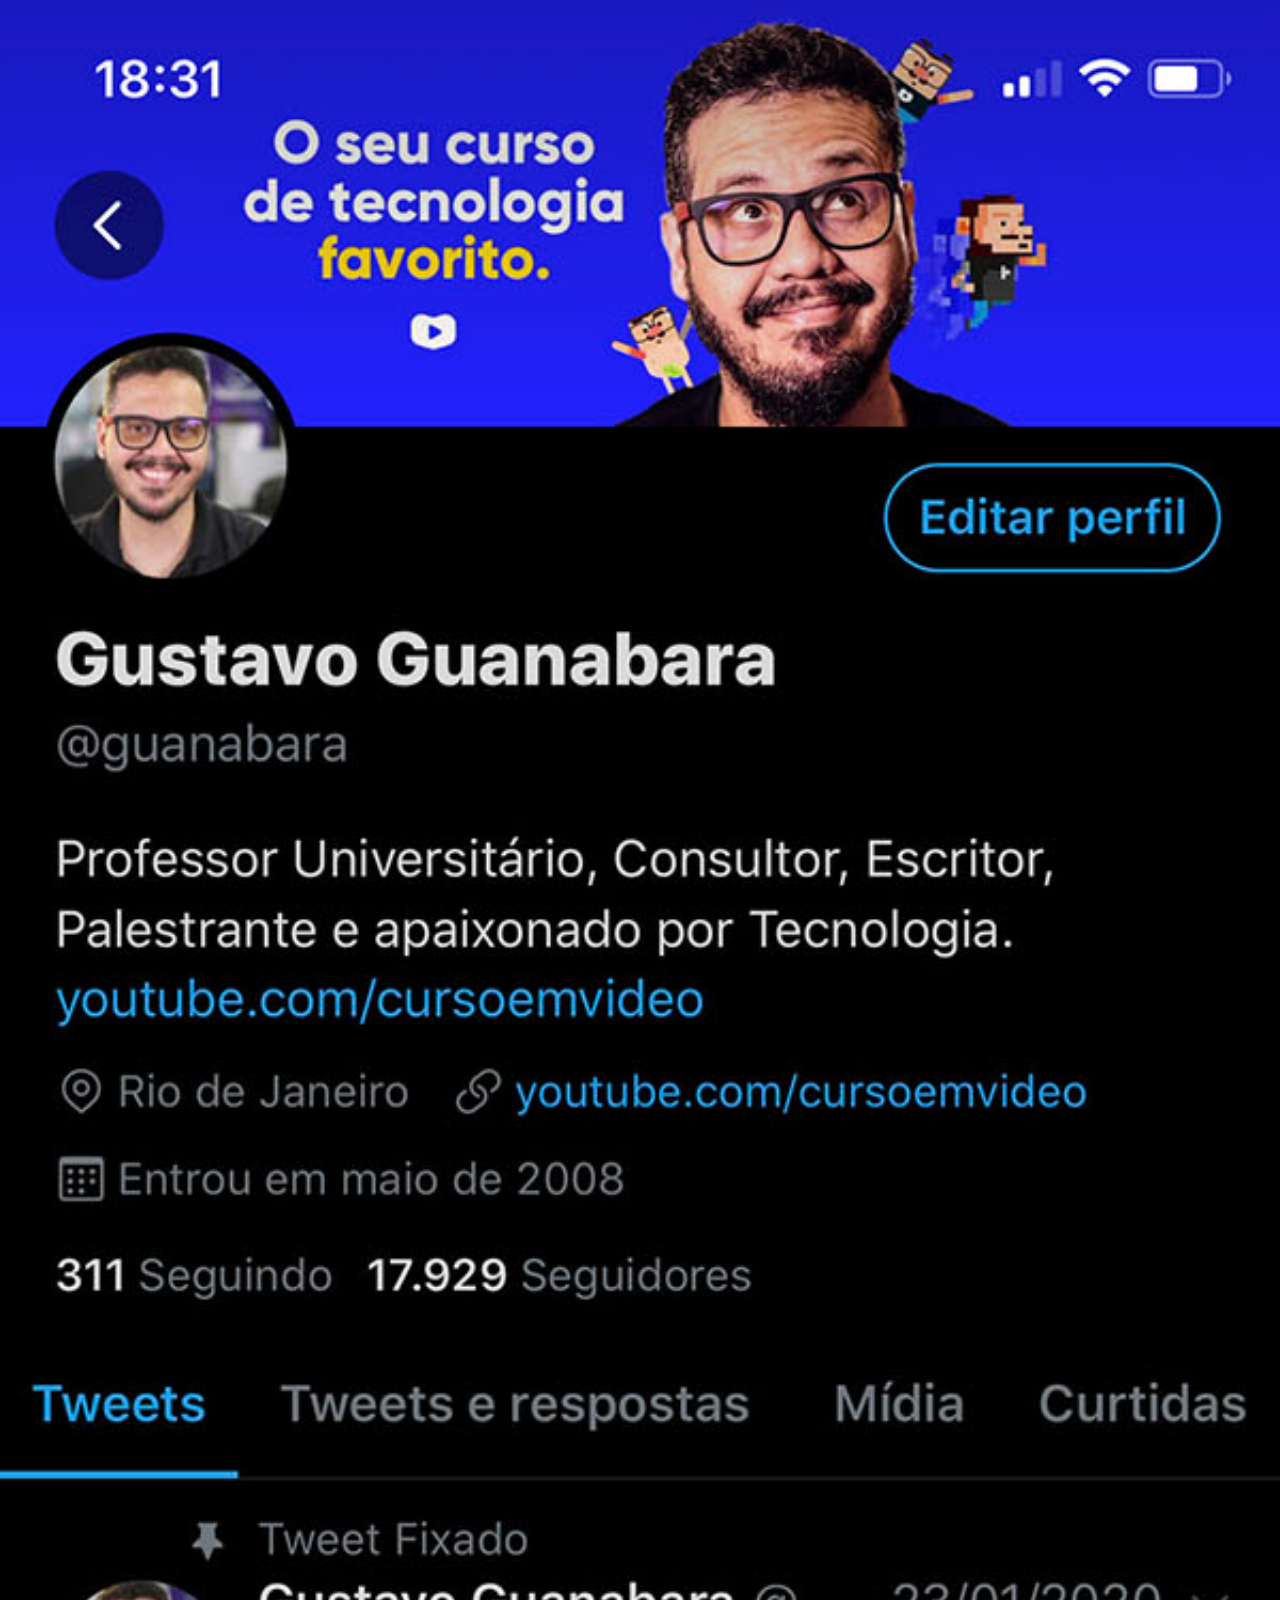
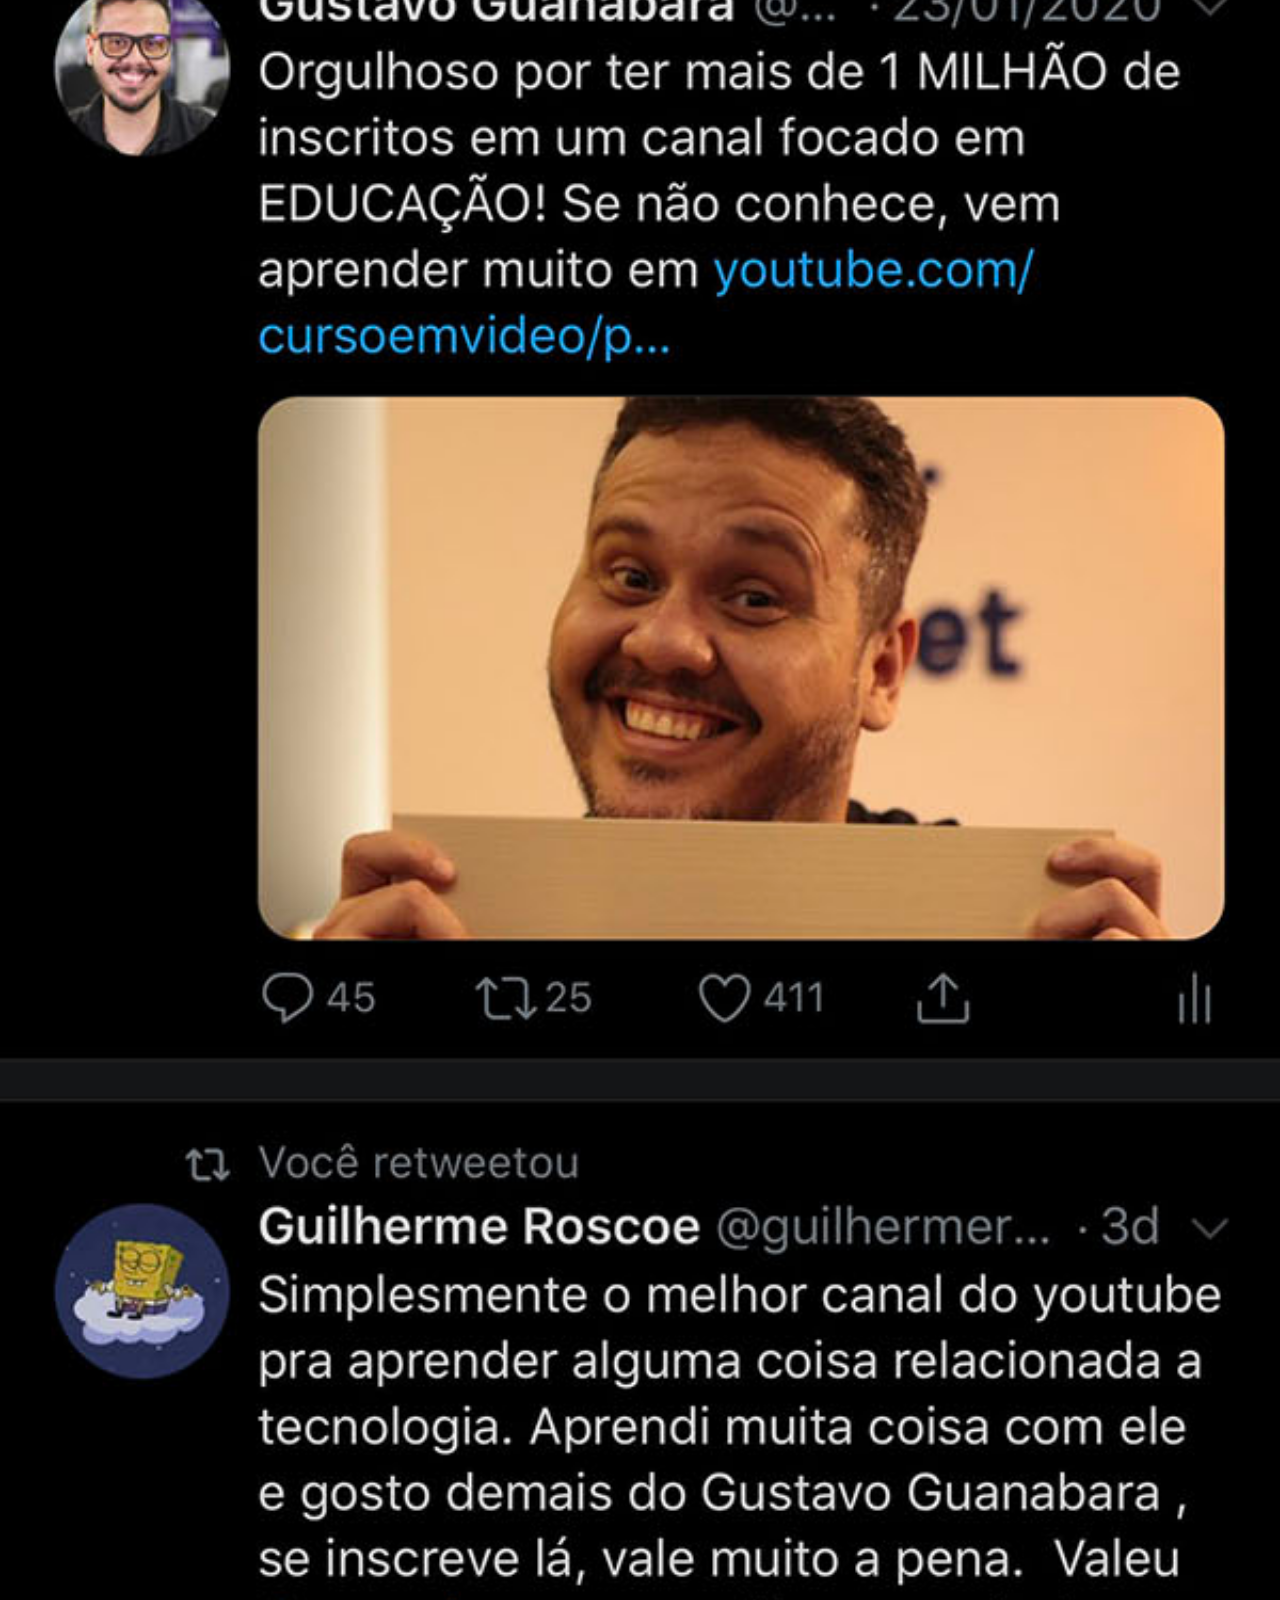
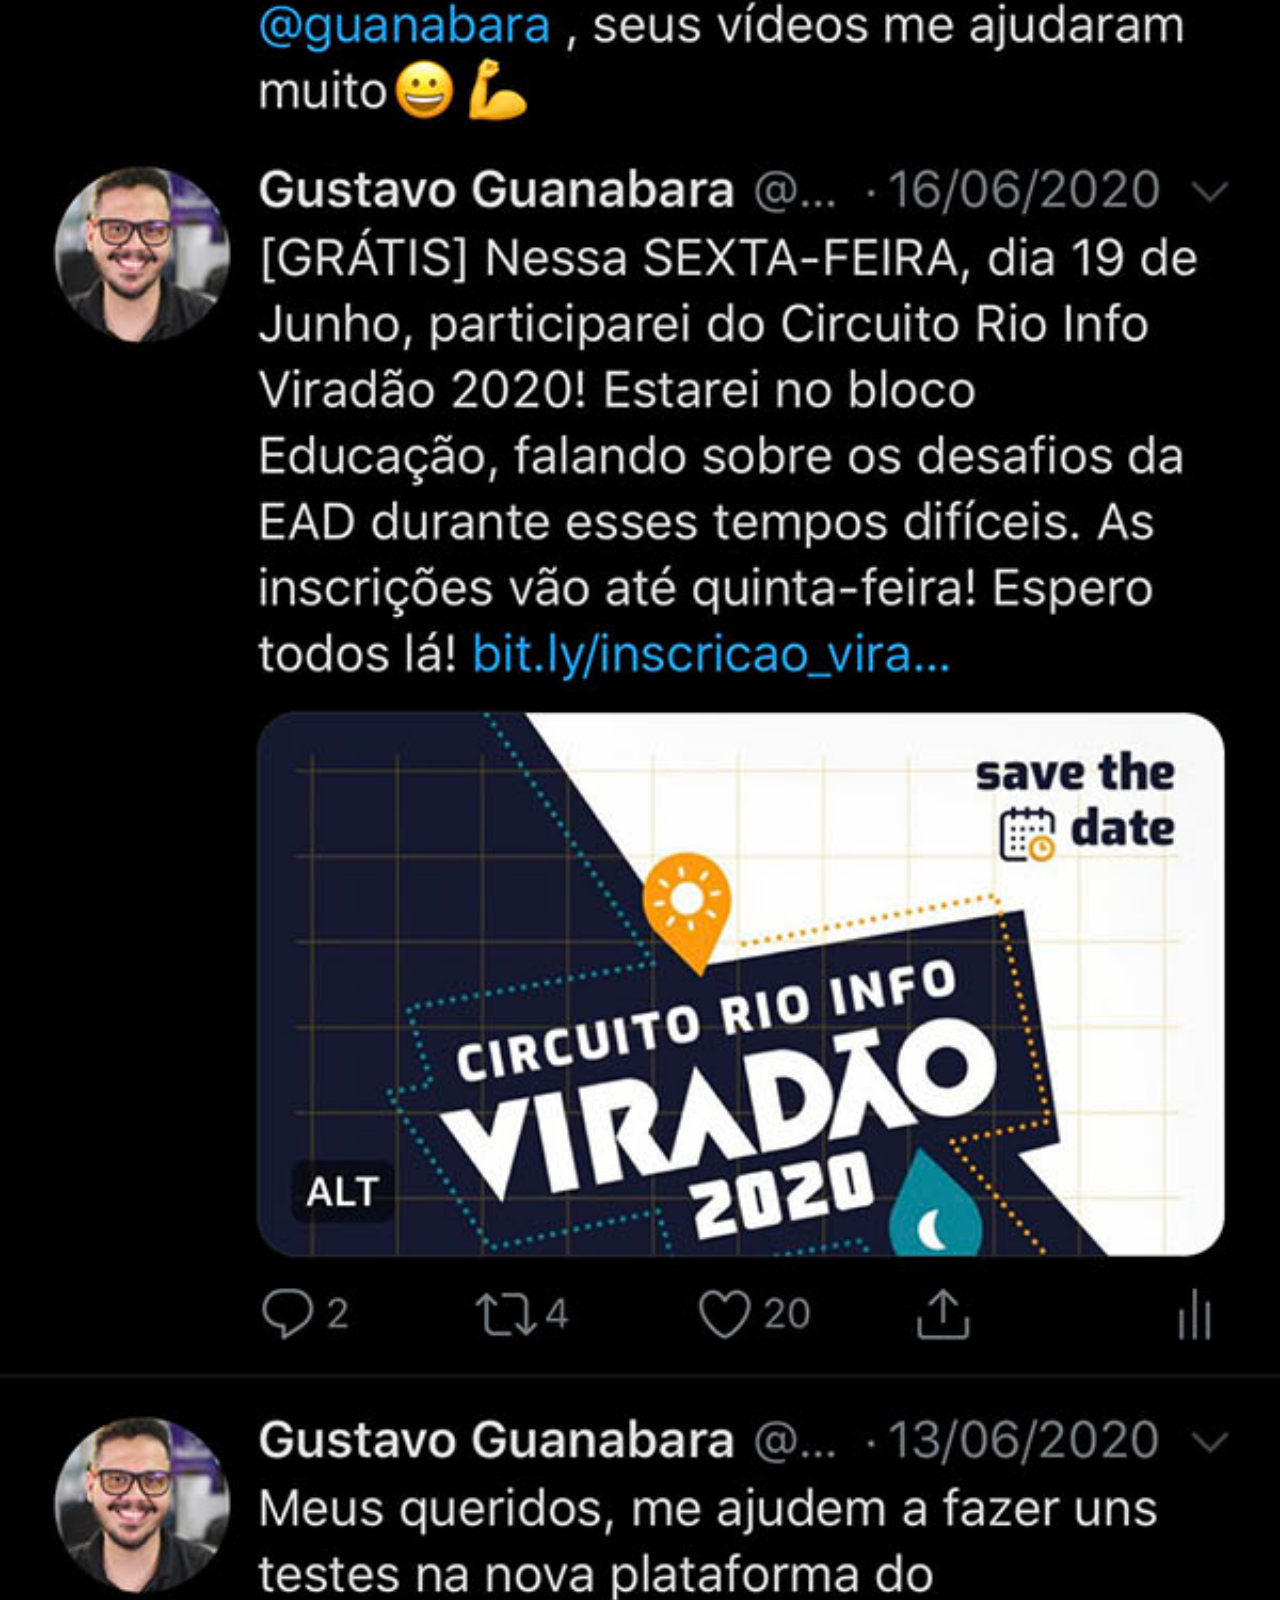
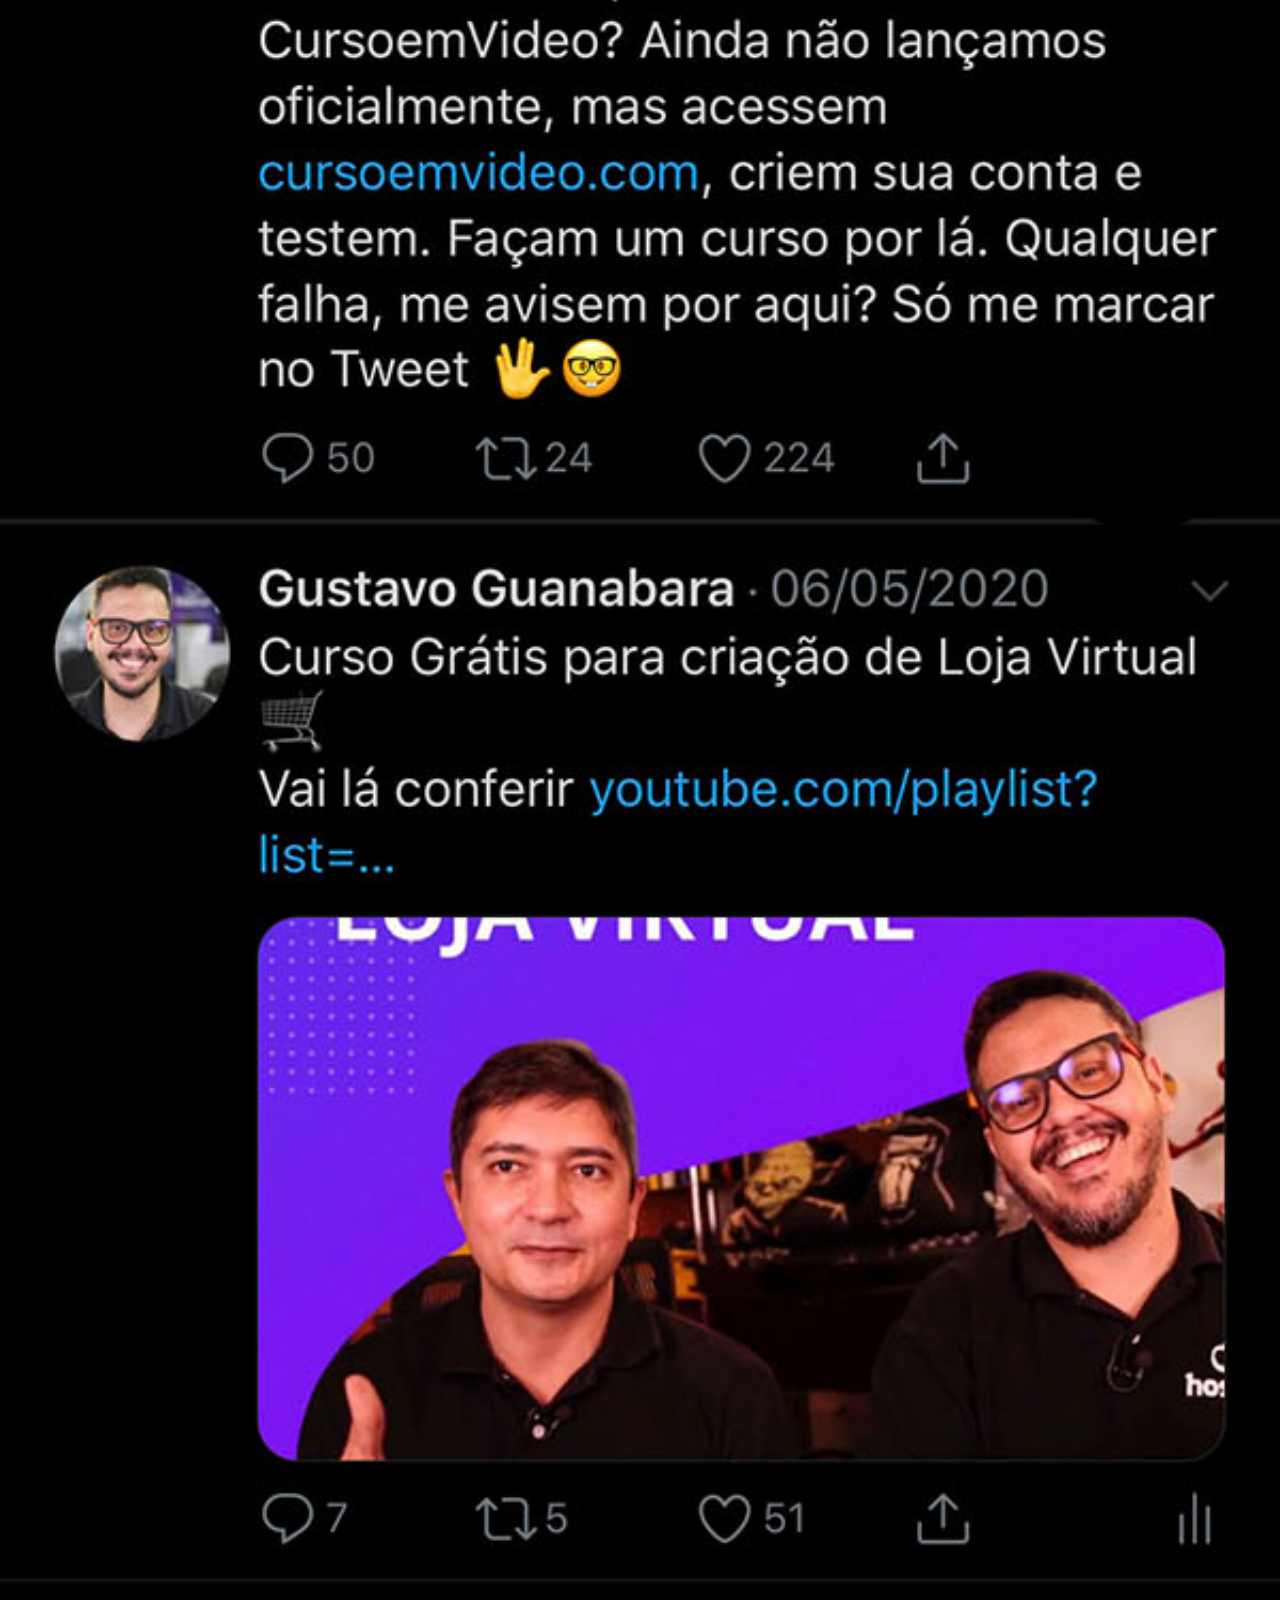
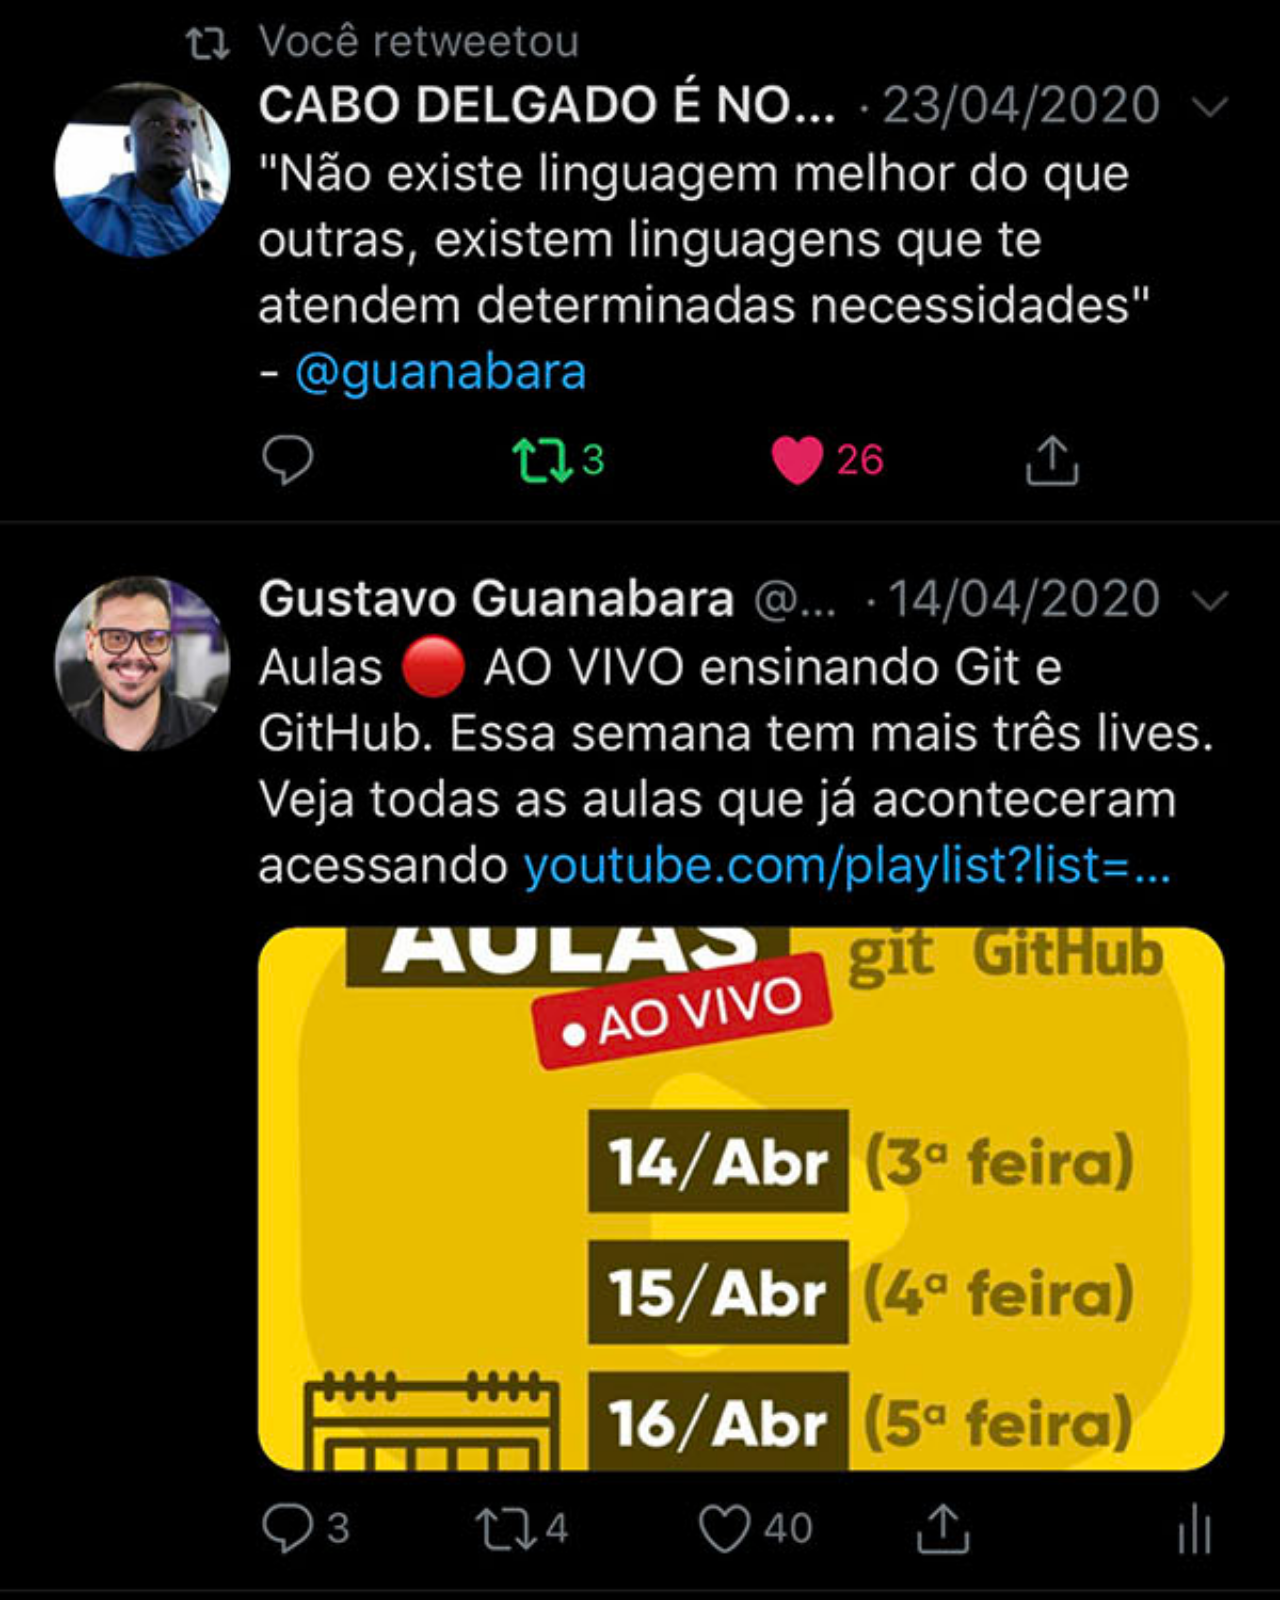
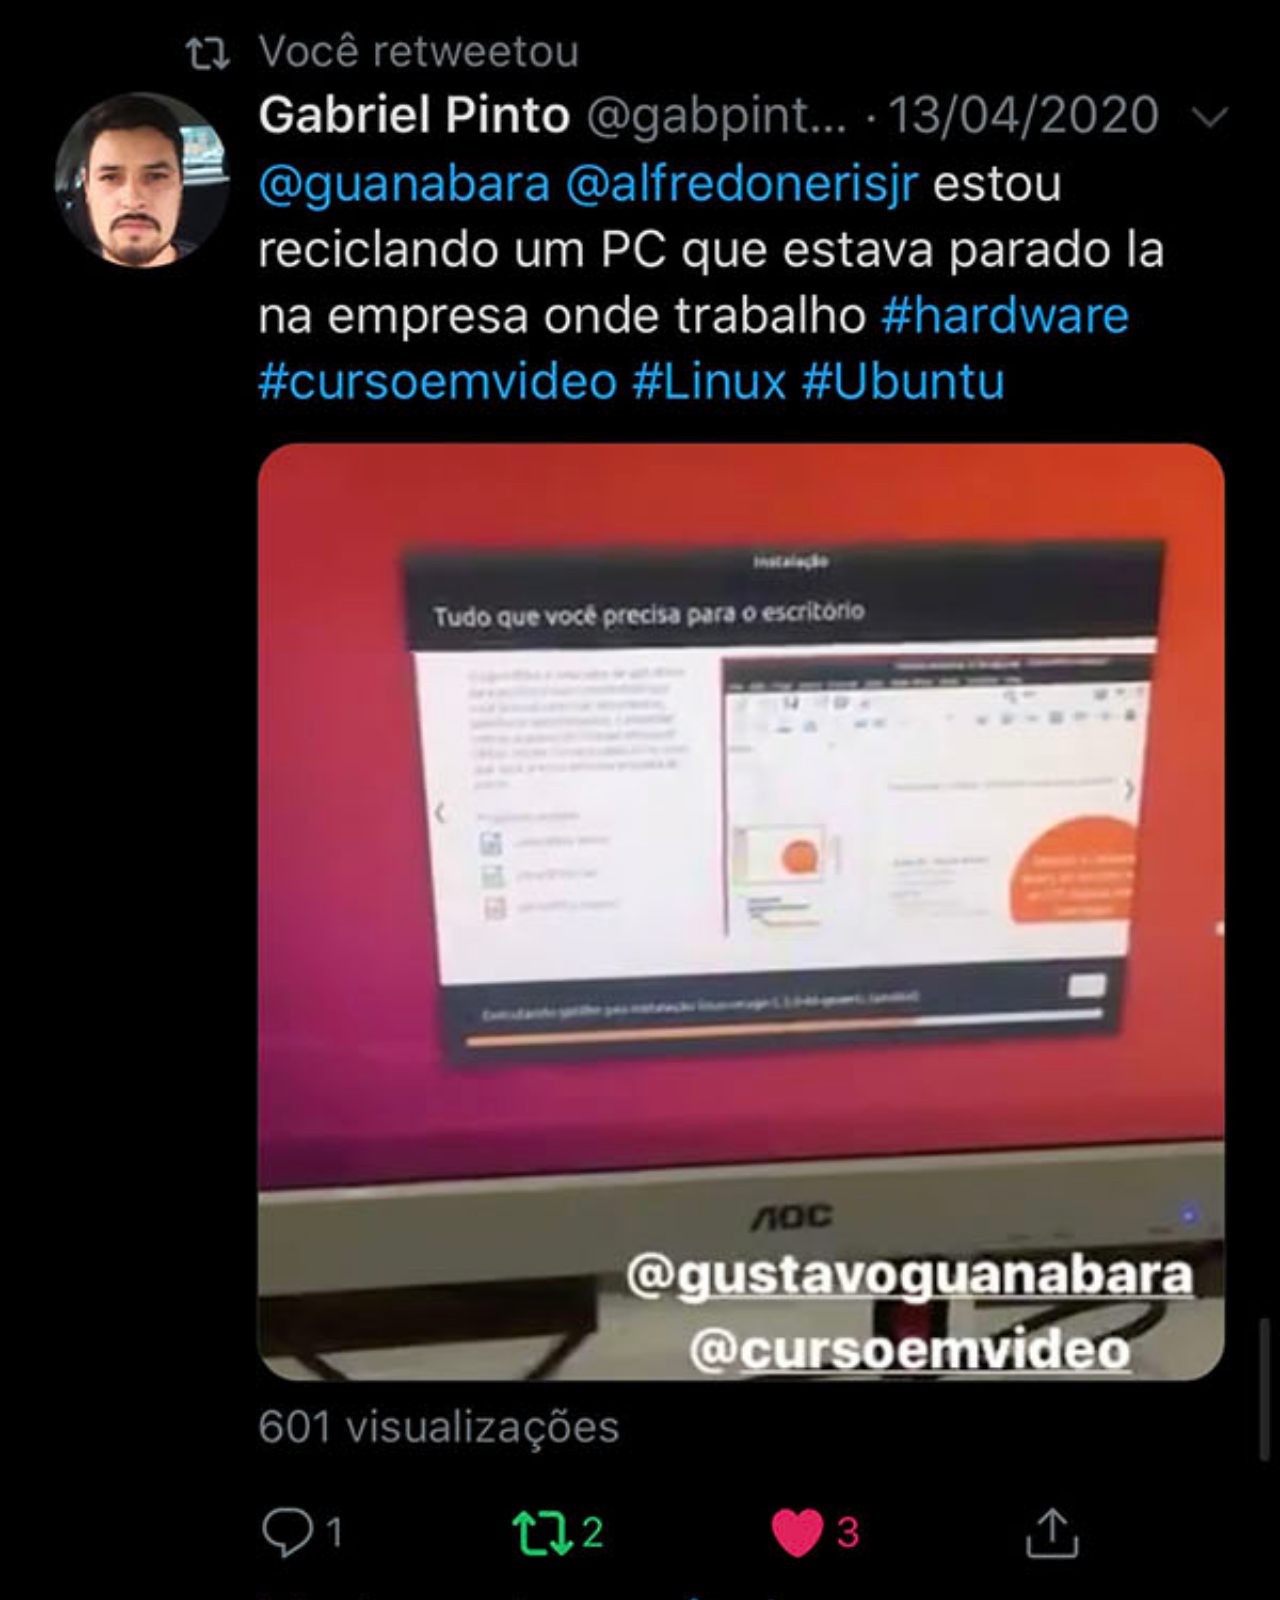
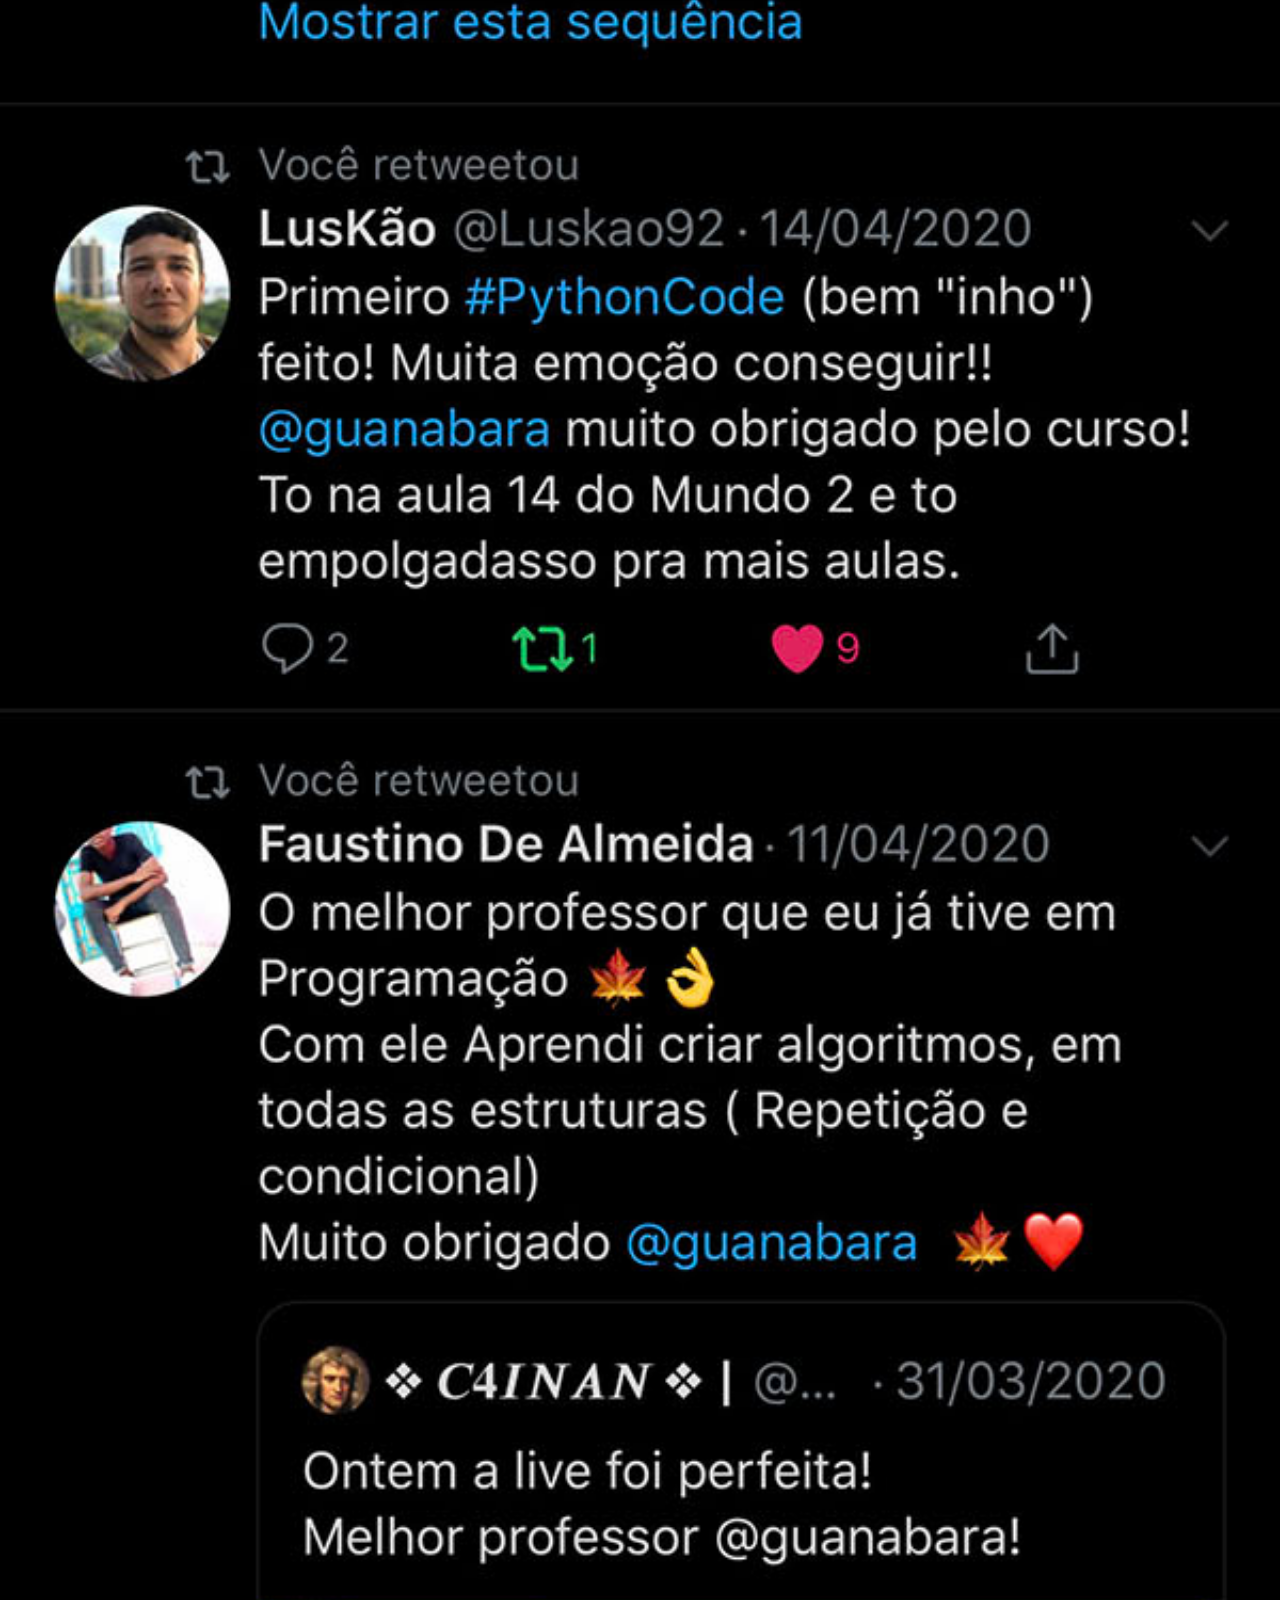
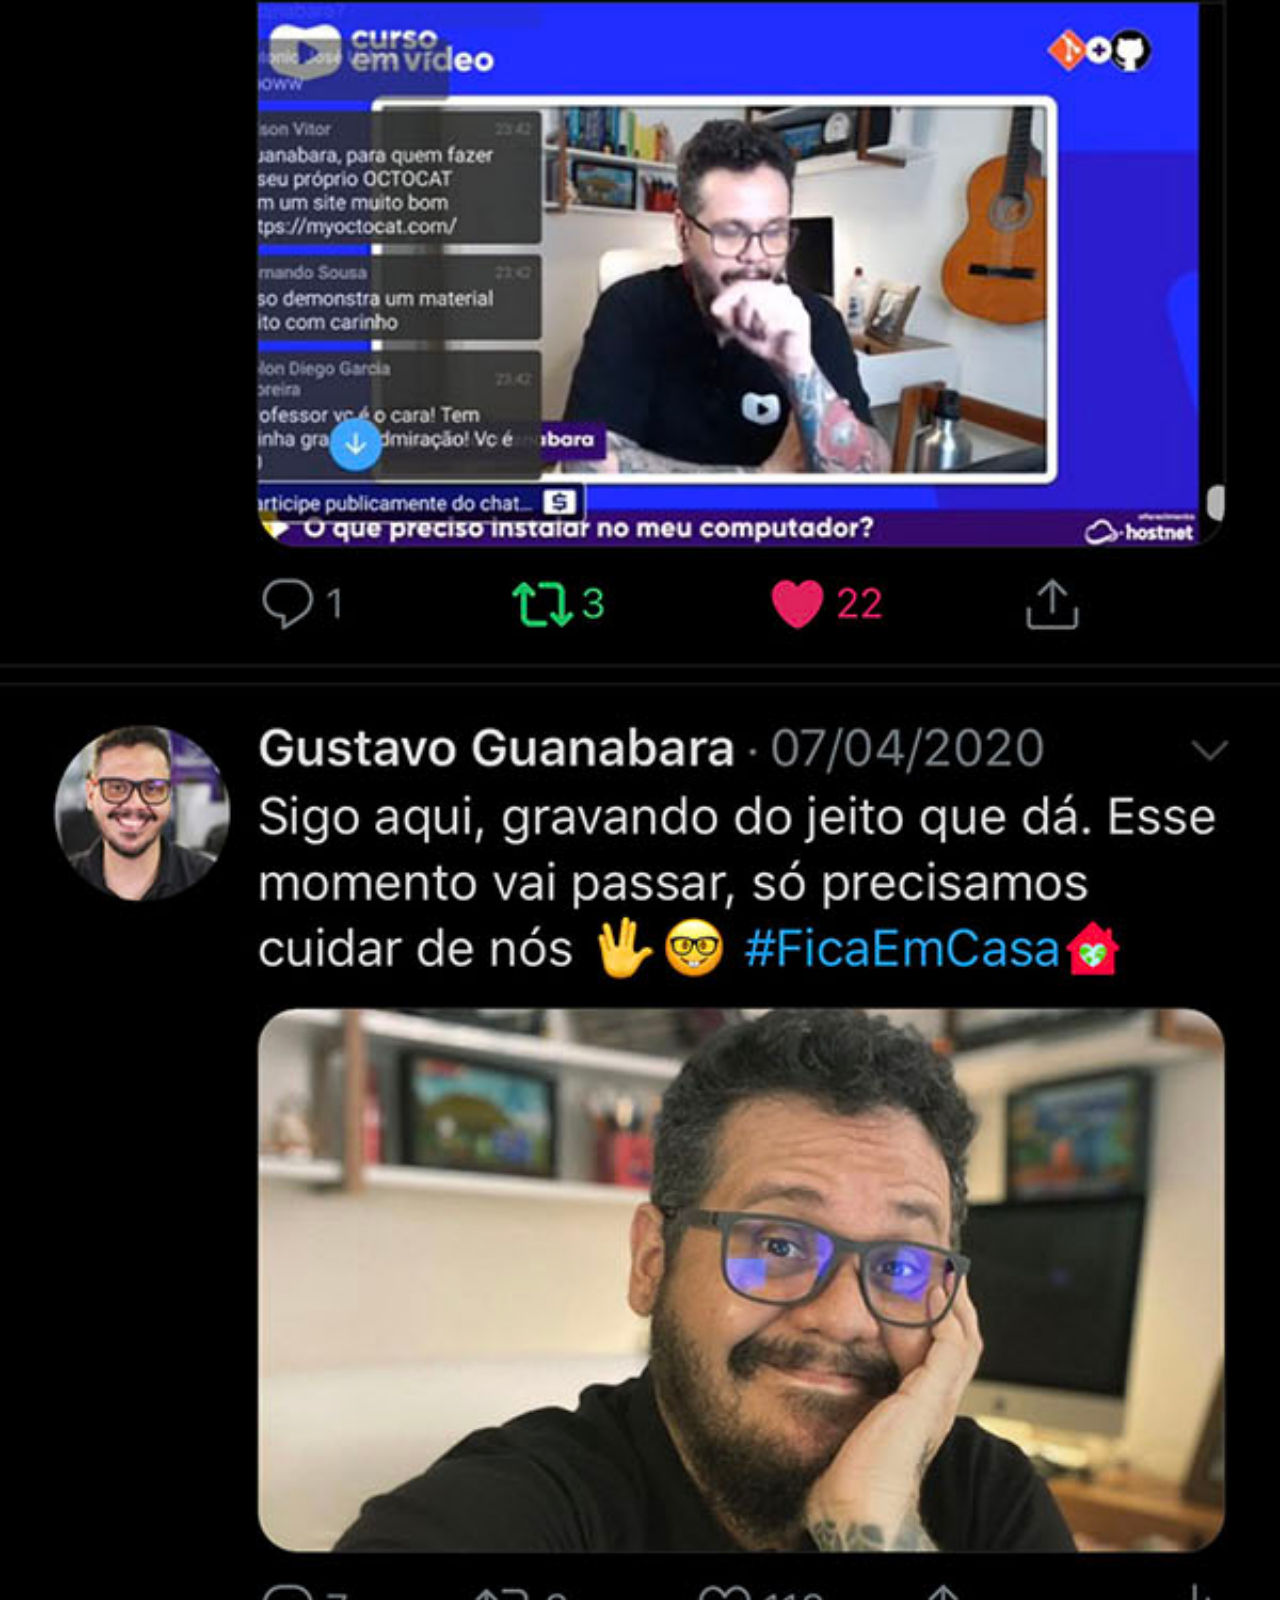
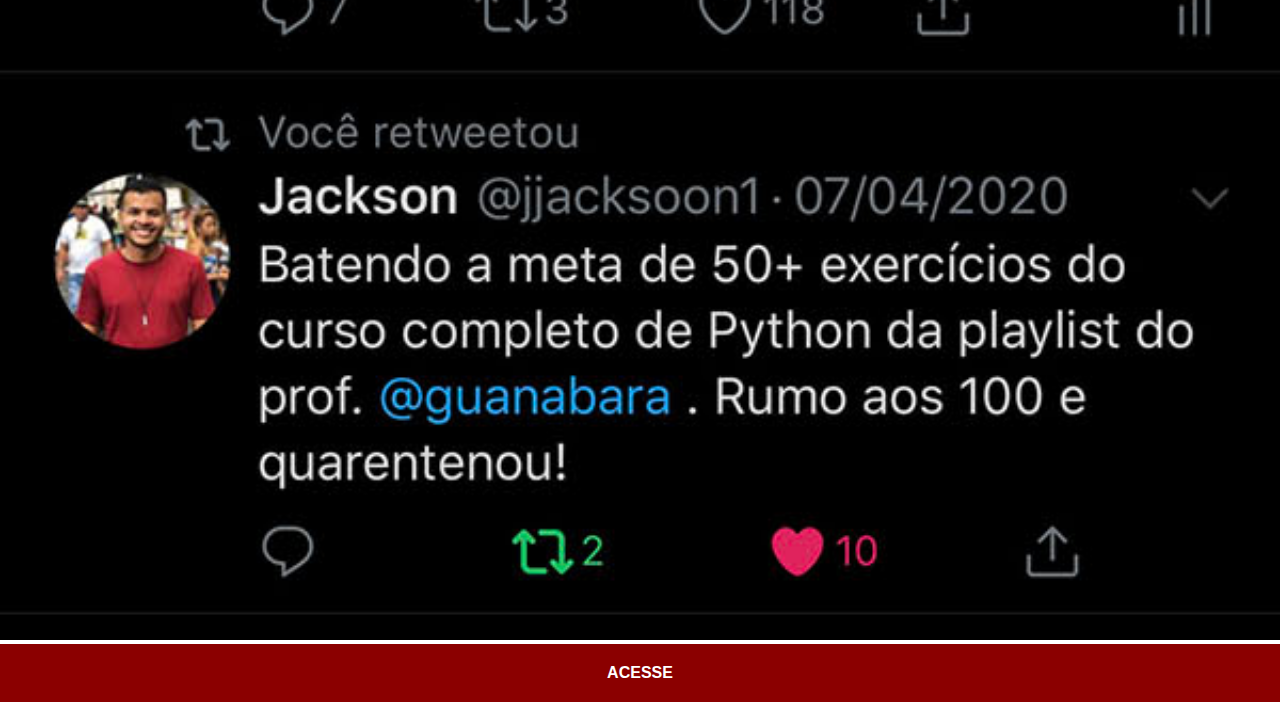
<file: twitter.html>
<!DOCTYPE html>
<html lang="pt-br">
<head>
  <meta charset="UTF-8">
  <meta http-equiv="X-UA-Compatible" content="IE=edge">
  <meta name="viewport" content="width=device-width, initial-scale=1.0">
  <title>Twitter</title>
  <link rel="stylesheet" href="estilos/social.css">
</head>
<body>
  <img src="imagens/tela-twitter.jpg" alt="Twitter">
  <a href="https://www.twitter.com/guanabara">ACESSE</a>
</body>
</html>
</file>
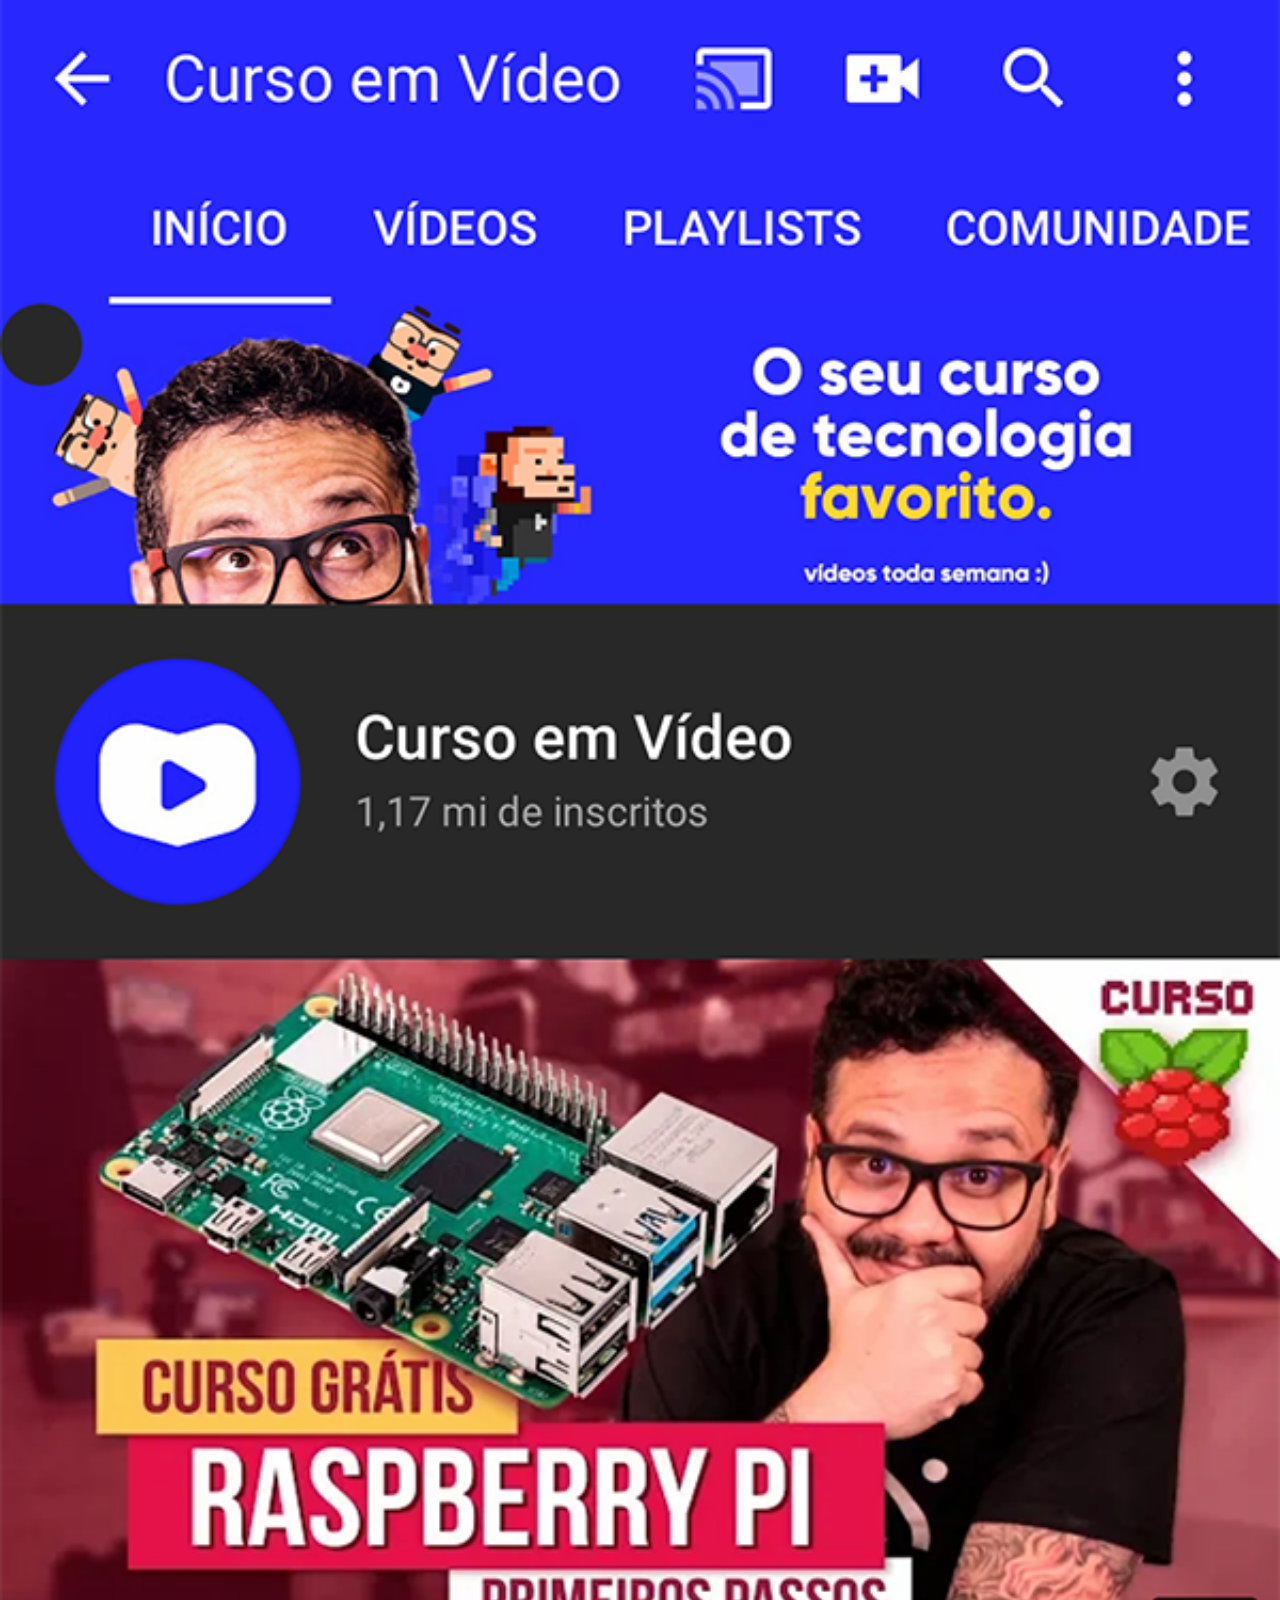
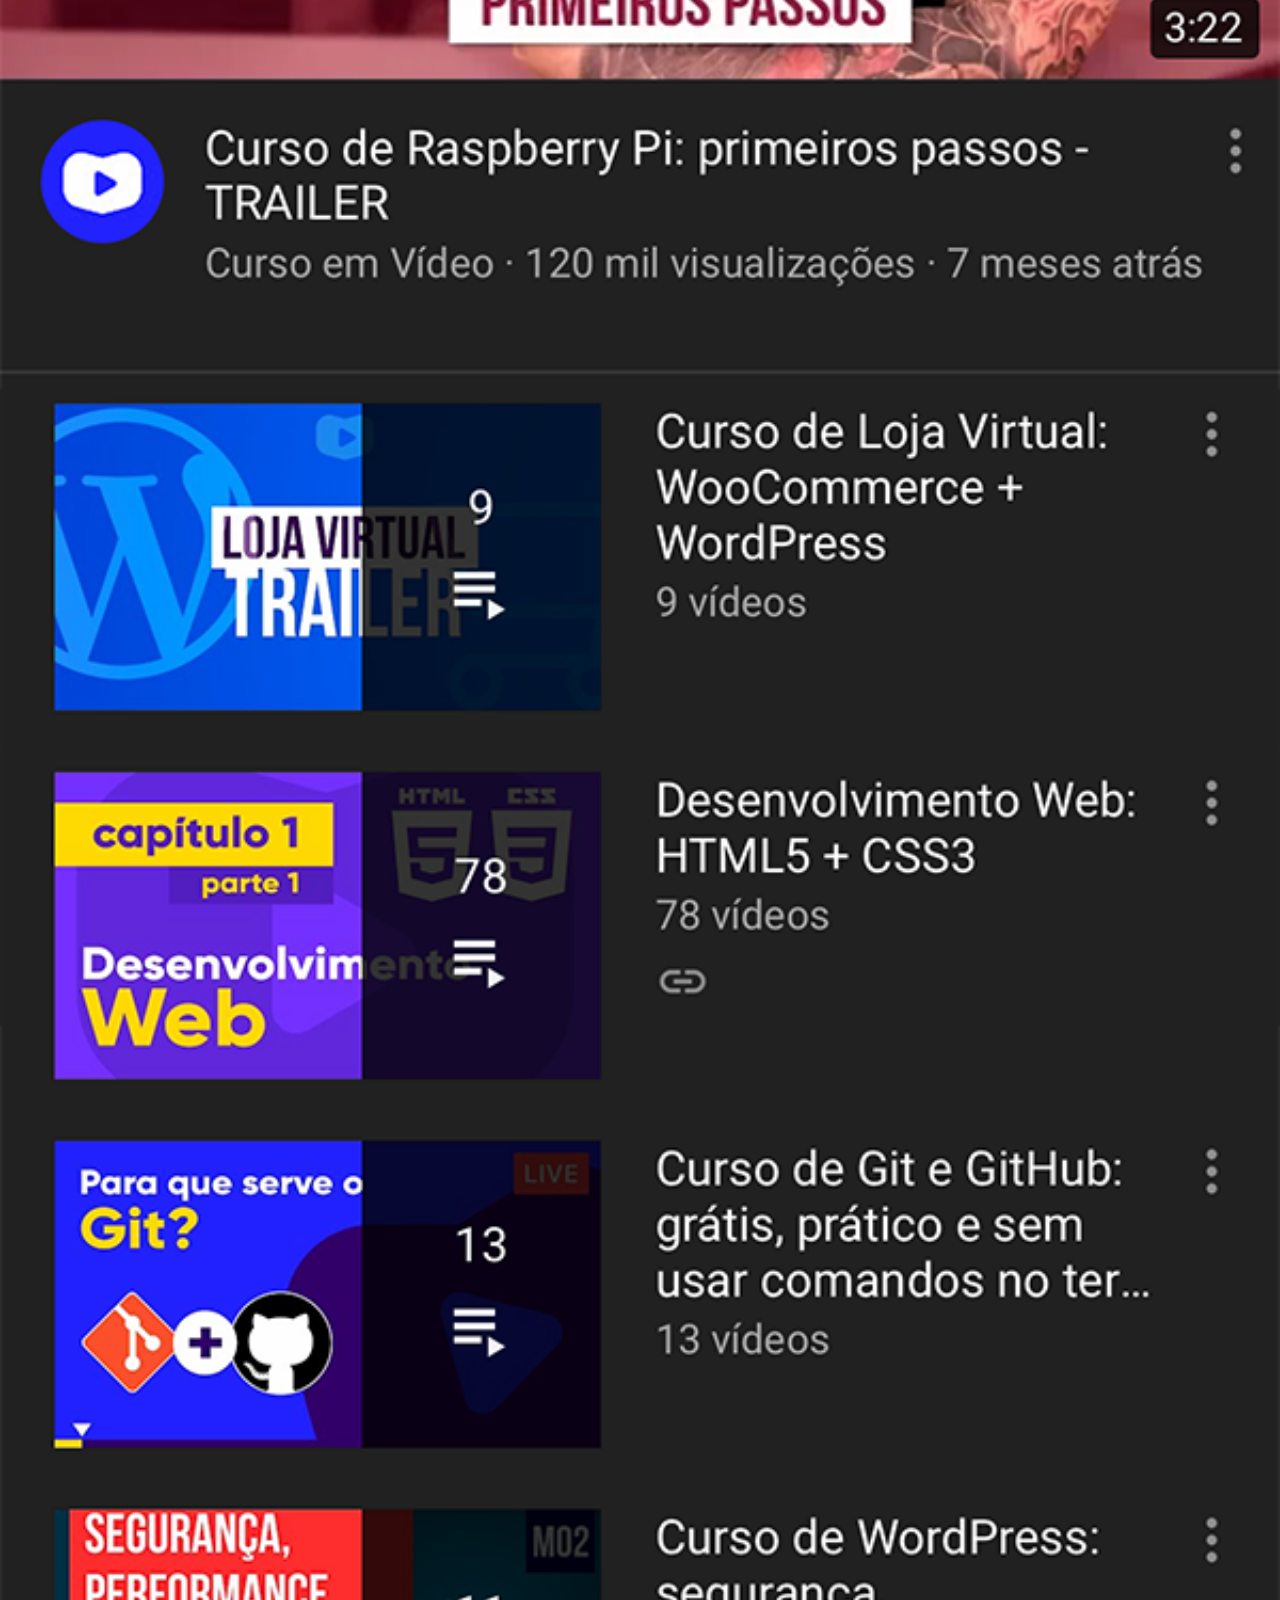
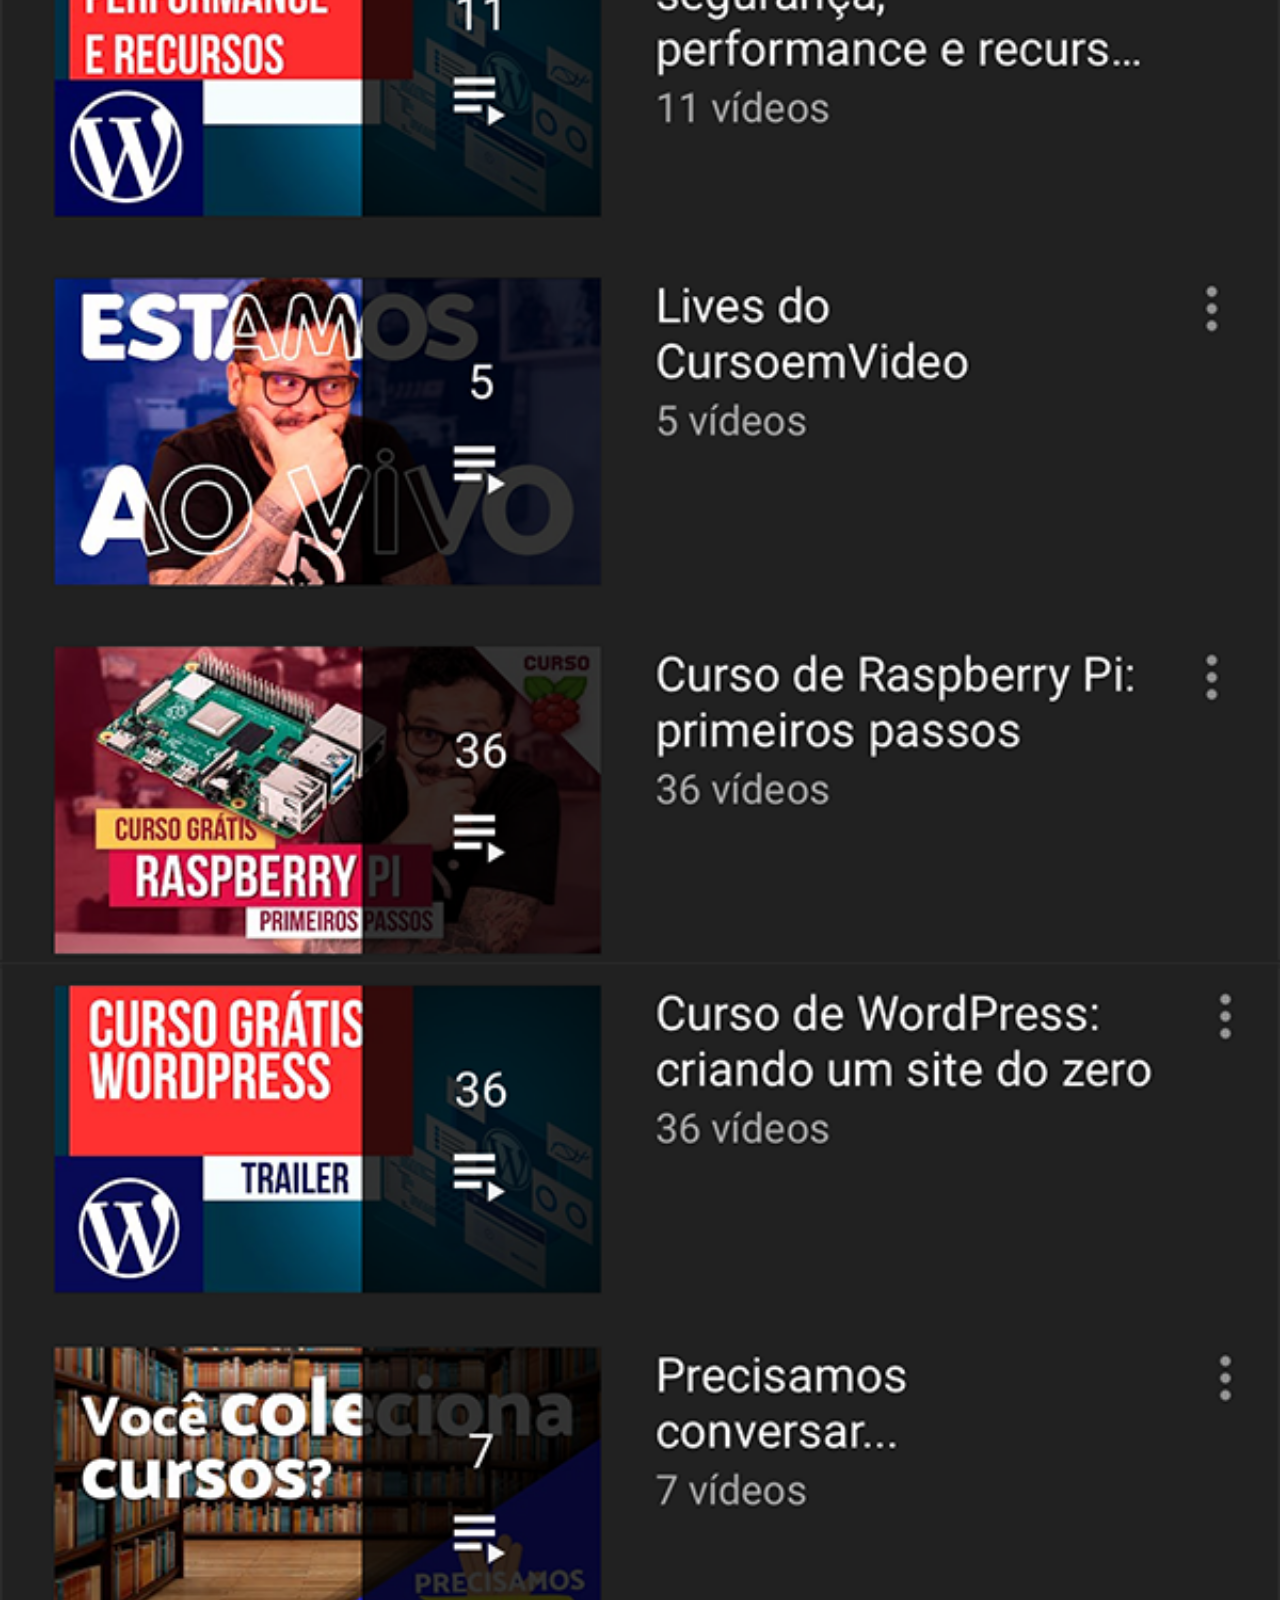
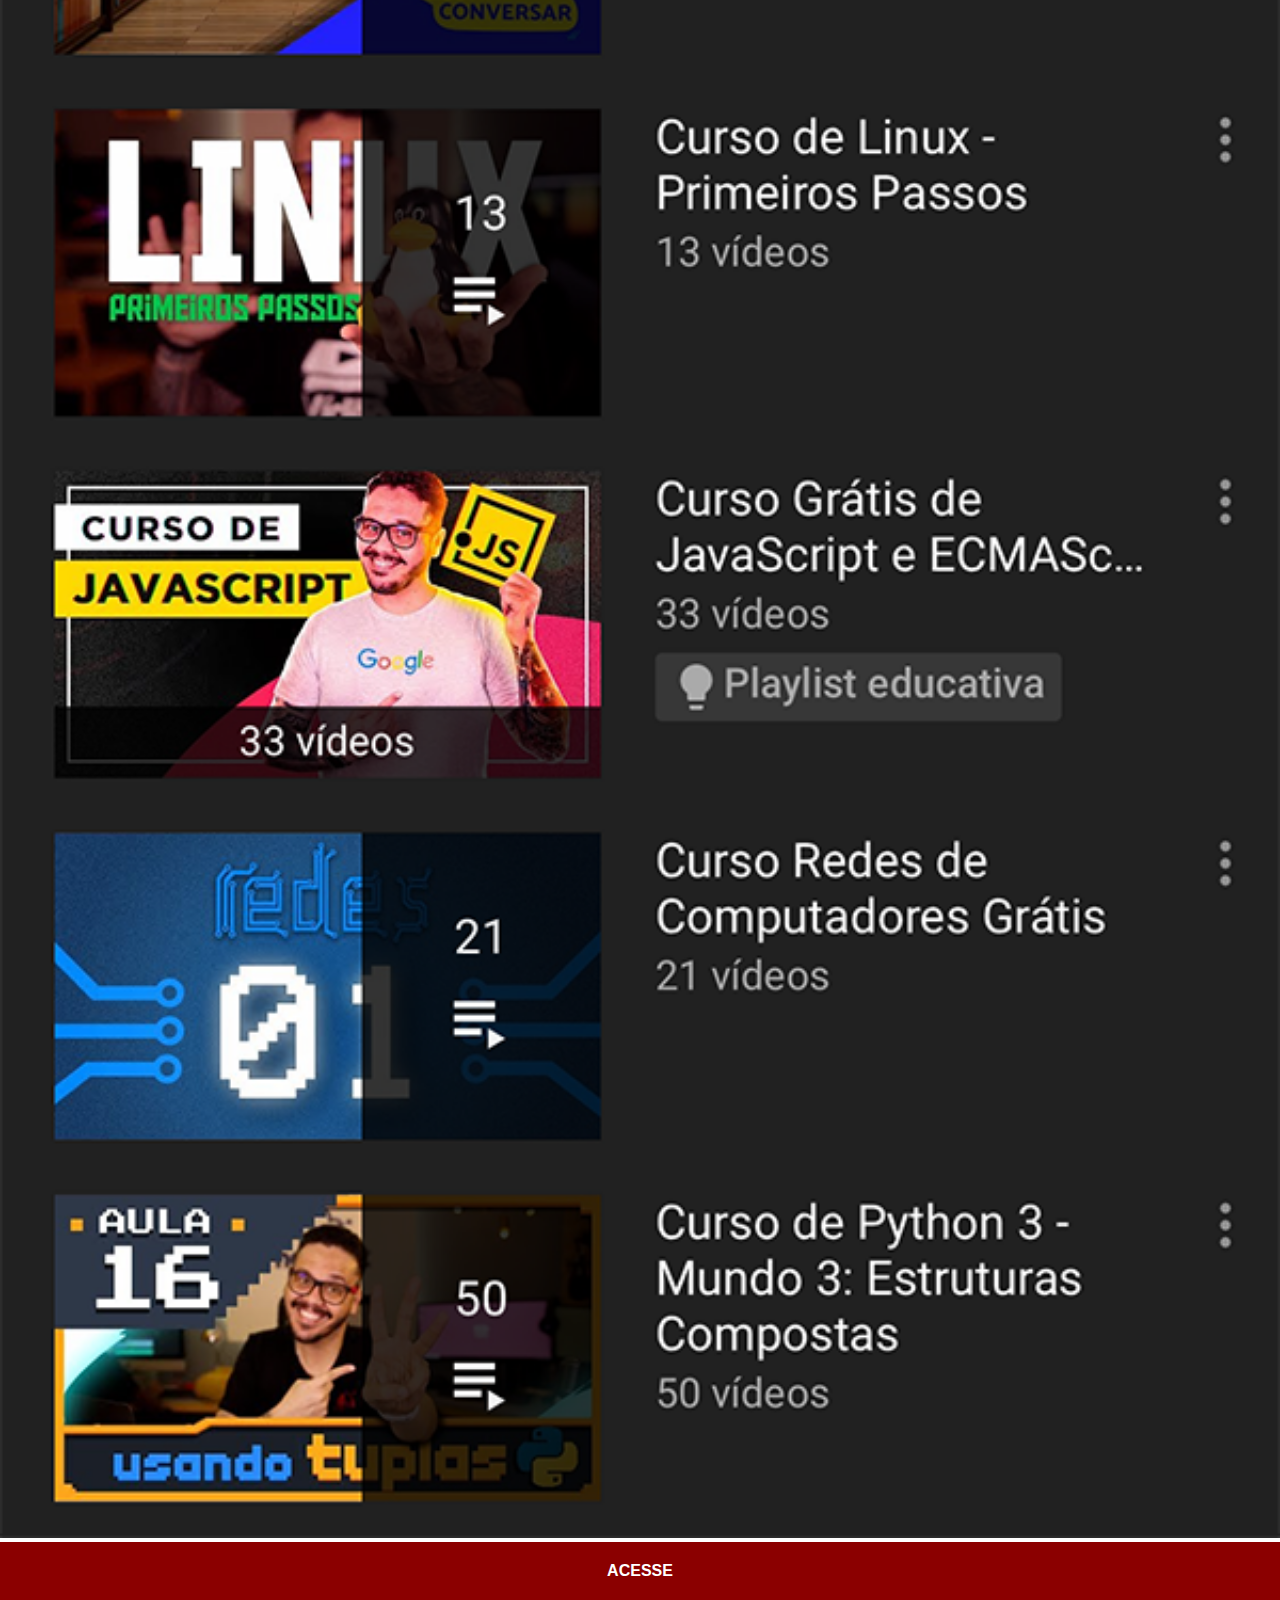
<file: youtube.html>
<!DOCTYPE html>
<html lang="pt-br">
<head>
  <meta charset="UTF-8">
  <meta http-equiv="X-UA-Compatible" content="IE=edge">
  <meta name="viewport" content="width=device-width, initial-scale=1.0">
  <title>YouTube</title>
  <style>
    * {
      margin: 0px;
      padding: 0px;
      font-family: Arial, Helvetica, sans-serif;

    }
    ::-webkit-scrollbar {
      width: 0px;
      height: 0px;
    }


    img {
      width: 100vw;

    }
    a {
      display: block;
      background-color: darkred;
      color: white;
      padding: 20px;
      text-align: center;
      font-weight: bolder;
      text-decoration: none;

    }

  </style>
</head>
<body>
  <img src="imagens/tela-youtube.png" alt="YouTube">
  <a href="https://www.youtube.com/c/CursoemV%C3%ADdeo/playlist" target="_blank">ACESSE</a>
</body>
</html>
</file>
<file: estilos/style.css>
@charset "UTF-8";

* {
  margin: 0px;
  padding: 0px;
  font-family: Arial, Helvetica, sans-serif;
}

html, body {
  height: 100vh;
  width: 100vw;
  background-color: black;

}
body {
  background: url('../imagens/fundo-madeira.jpg') no-repeat top center;
  background-size: cover;
  background-attachment: fixed;
}

main {
  position: relative;
  height: 100vh;
}

section#telefone {
  position: absolute;
  top: 50%;
  left: 50%;
  transform: translate(-50%, -50%);
  height: 627px;
  width: 311px;
  background: url('../imagens/frame-iphone.png')no-repeat;

}

iframe#tela {
  position: relative;
  top: 80px;
  left: 22px;
  width: 267px;
  height: 471px;

}
section#redes-sociais {
  text-align: right;

}


section#redes-sociais img {
  width: 50px;
  margin: 10px;
  border-radius: 50%;
  box-shadow: 2px 2px 5px rgba(0, 0, 0, 0.400);
  box-sizing: border-box;
}

section#redes-sociais img:hover {
  border: 2px solid rgba(255, 255, 255, 0.154);
  transform: translate(-3px, -3px);
  box-shadow: 5px 5px 10px rgba(0, 0, 0, 0.608);
  transition: transform -3s, border 1s;
}
</file>
<file: estilos/social.css>
@charset "UTF=8";

* {
  margin: 0px;
  padding: 0px;
  font-family: Arial, Helvetica, sans-serif;

}
::-webkit-scrollbar {
  width: 0px;
  height: 0px;
}


img {
  width: 100vw;

}
a {
  display: block;
  background-color: darkred;
  color: white;
  padding: 20px;
  text-align: center;
  font-weight: bolder;
  text-decoration: none;

}
a:hover {
  background-color: red;
}
</file>
